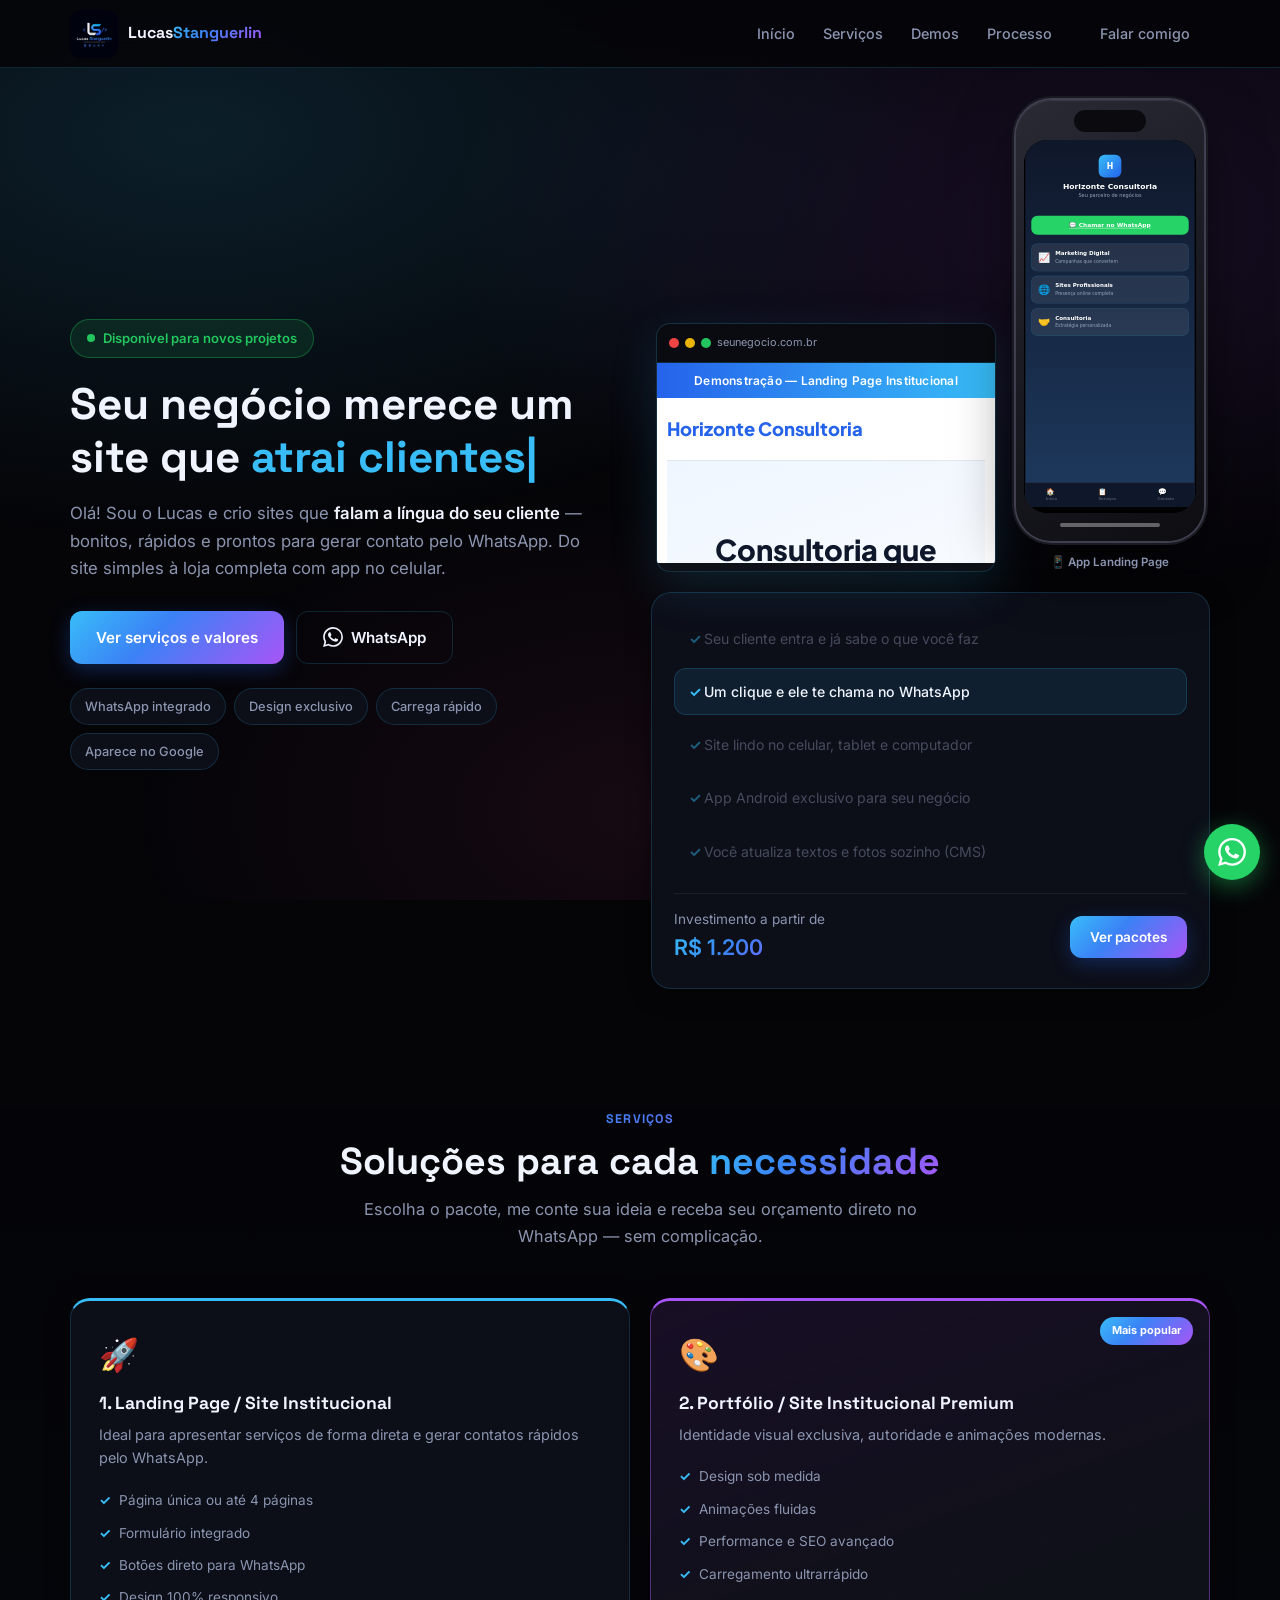
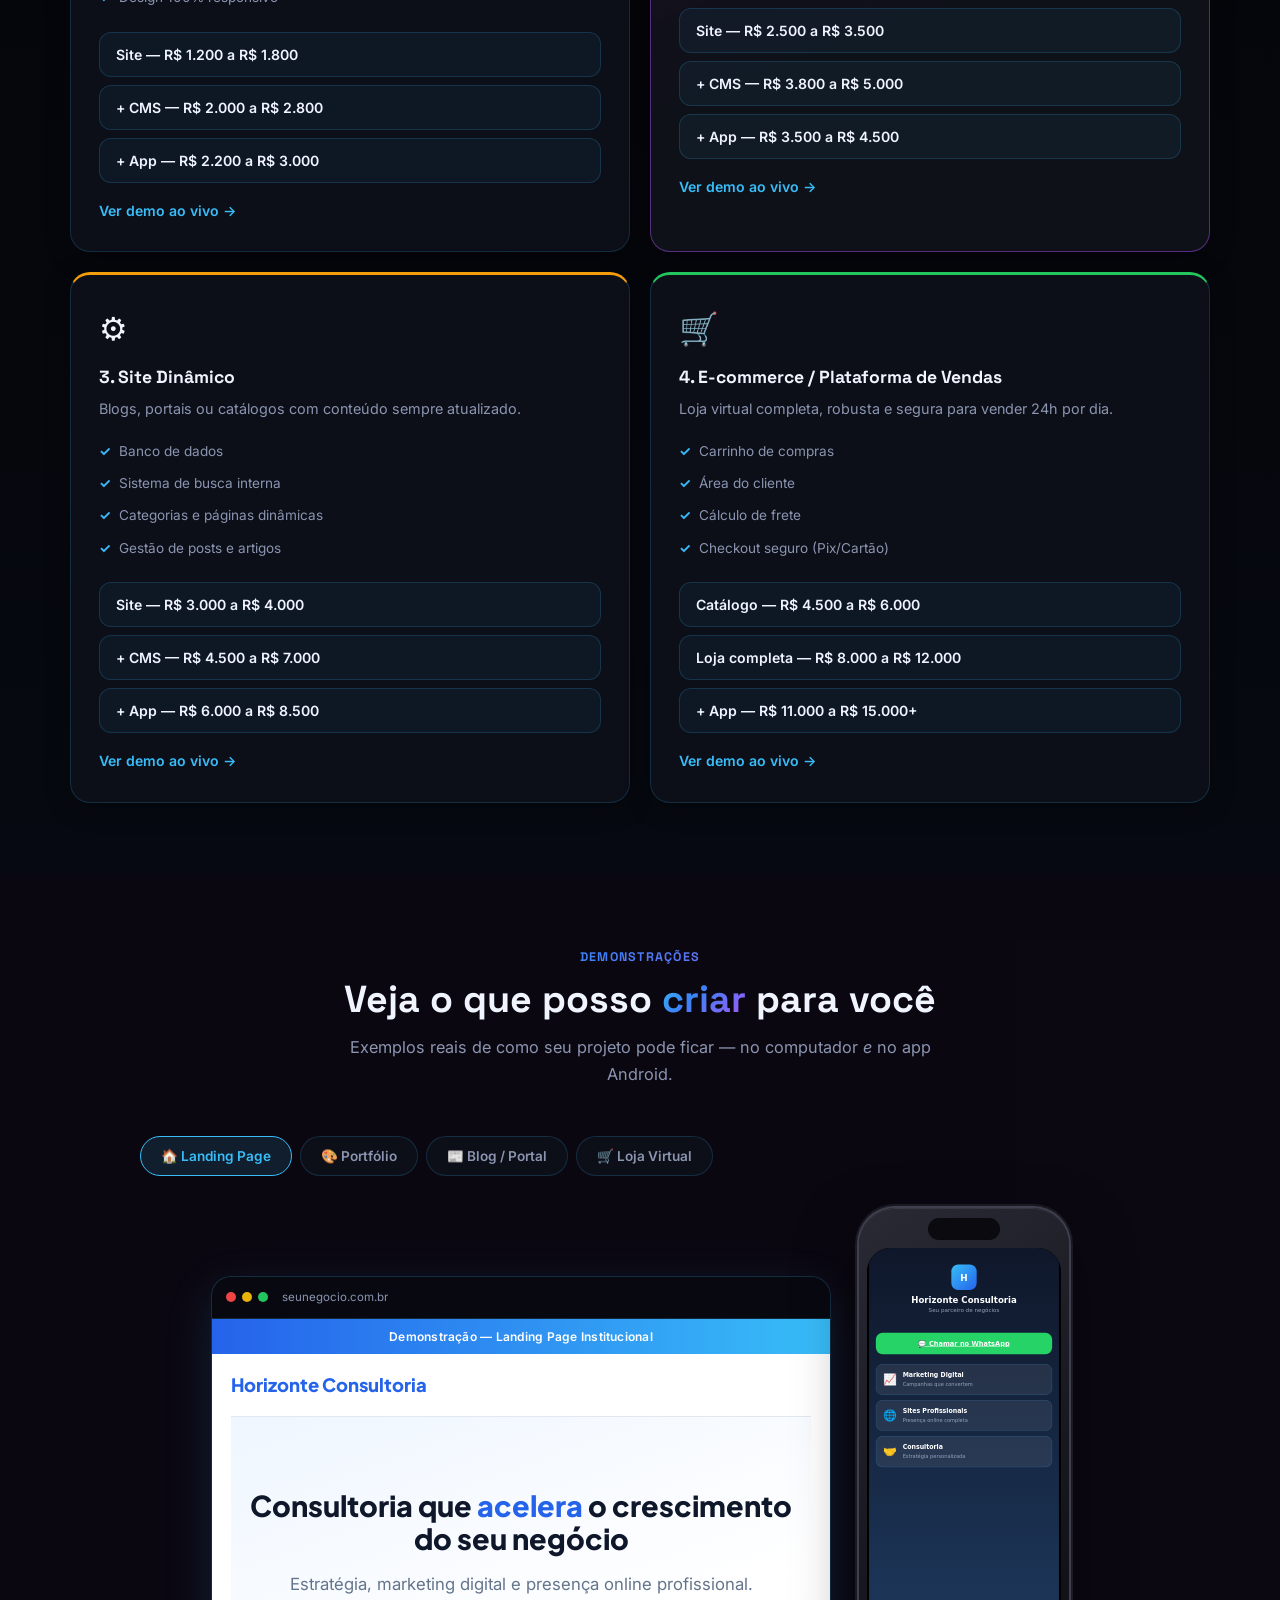
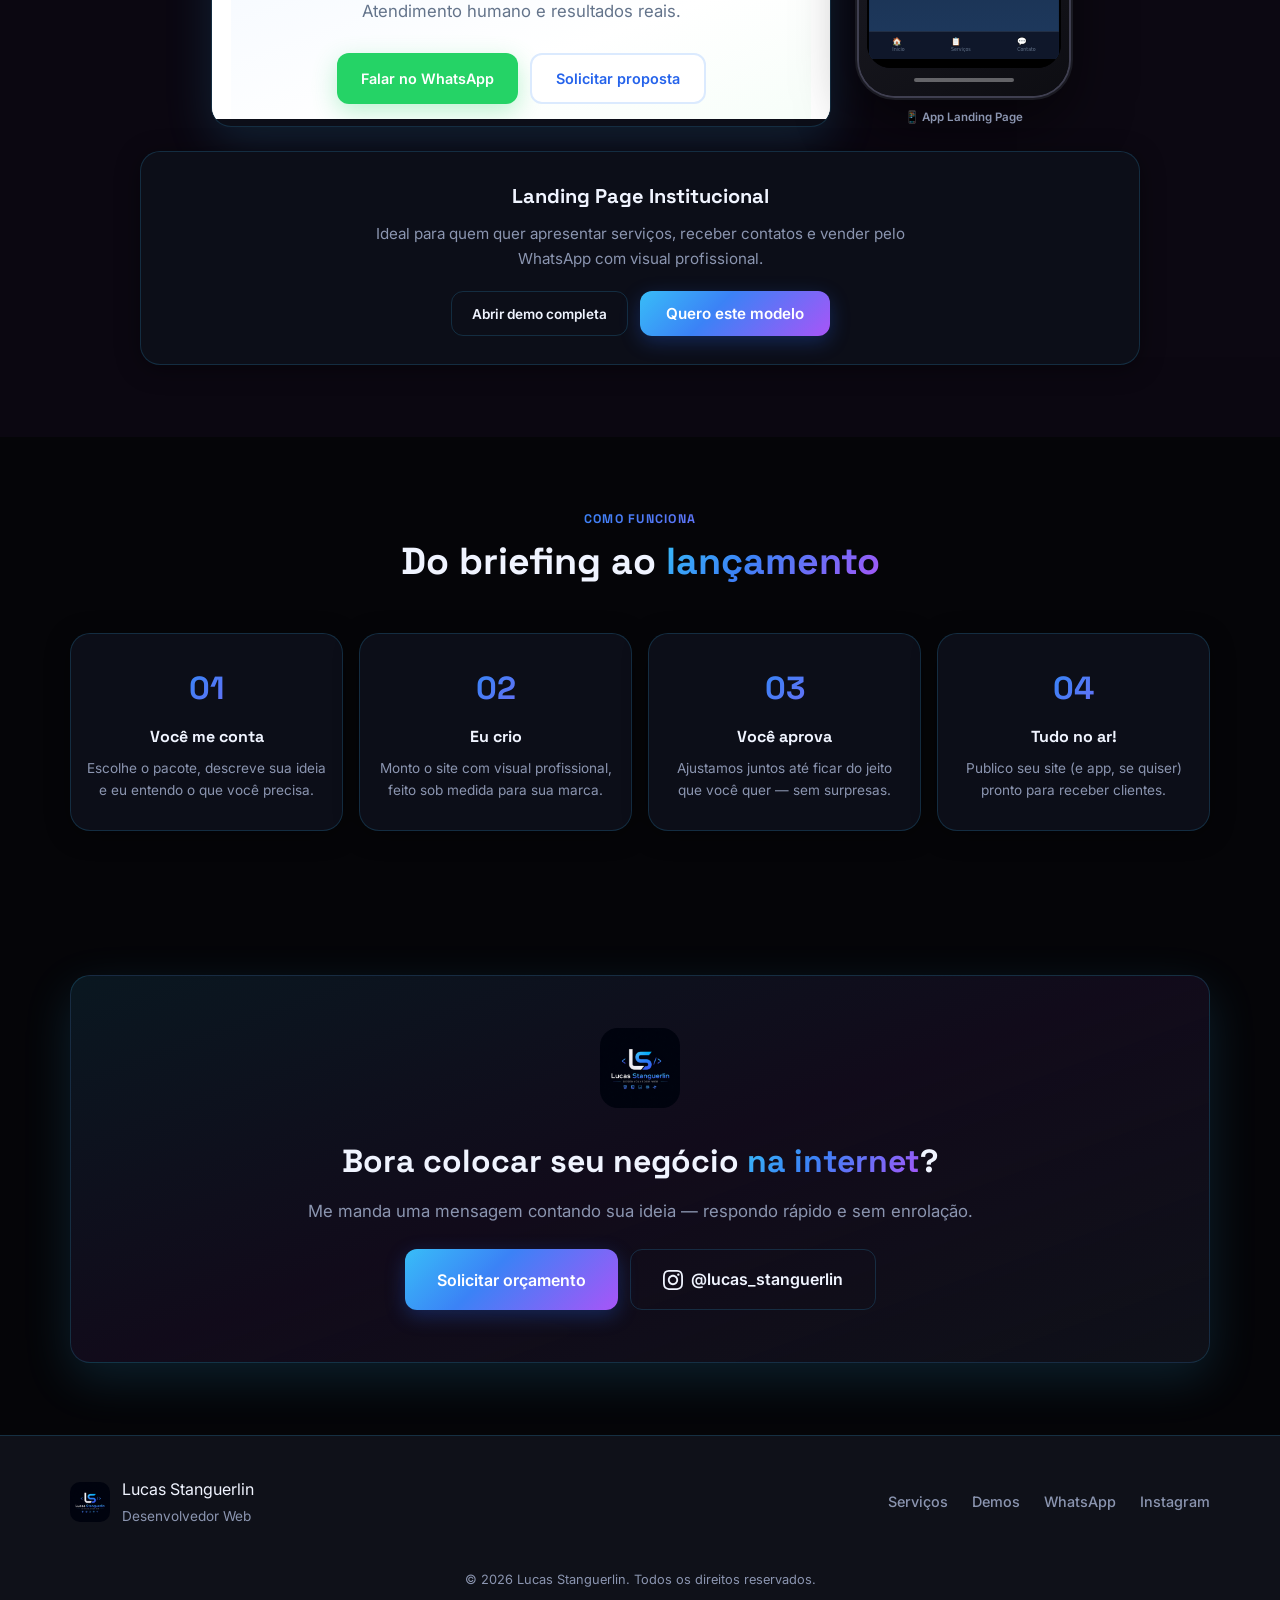
<file: index.html>
<!DOCTYPE html>
<html lang="pt-BR">
<head>
  <meta charset="UTF-8" />
  <meta name="viewport" content="width=device-width, initial-scale=1.0" />
  <meta name="description" content="Lucas Stanguerlin — Desenvolvedor Web. Sites institucionais, portfólios premium, blogs dinâmicos e e-commerce sob medida." />
  <title>Lucas Stanguerlin | Desenvolvedor Web</title>
  <link rel="preconnect" href="https://fonts.googleapis.com" />
  <link rel="preconnect" href="https://fonts.gstatic.com" crossorigin />
  <link href="https://fonts.googleapis.com/css2?family=Inter:wght@400;500;600;700&family=JetBrains+Mono:wght@400;500&family=Space+Grotesk:wght@500;600;700&display=swap" rel="stylesheet" />
  <link rel="stylesheet" href="css/style.css" />
  <link rel="icon" href="assets/logo.png" type="image/png" />
</head>
<body>
  <div class="bg-glow" aria-hidden="true"></div>

  <header class="header" id="header">
    <nav class="nav container">
      <a href="#inicio" class="nav-logo">
        <img src="assets/logo.png" alt="Lucas Stanguerlin" width="48" height="48" />
        <span>Lucas<span class="gradient-text">Stanguerlin</span></span>
      </a>
      <button class="nav-toggle" id="nav-toggle" aria-label="Abrir menu">
        <span></span><span></span><span></span>
      </button>
      <ul class="nav-menu" id="nav-menu">
        <li><a href="#inicio">Início</a></li>
        <li><a href="#servicos">Serviços</a></li>
        <li><a href="#demos">Demos</a></li>
        <li><a href="#processo">Processo</a></li>
        <li><a href="#contato" class="btn btn-sm">Falar comigo</a></li>
      </ul>
    </nav>
  </header>

  <main>
    <section class="hero" id="inicio">
      <div class="container hero-grid">
        <div class="hero-content reveal">
          <p class="hero-badge">
            <span class="pulse-dot"></span>
            Disponível para novos projetos
          </p>
          <h1>
            Seu negócio merece um site que
            <span class="typing-text" id="typing-text"></span><span class="cursor-blink">|</span>
          </h1>
          <p class="hero-desc">
            Olá! Sou o Lucas e crio sites que <strong>falam a língua do seu cliente</strong> — bonitos,
            rápidos e prontos para gerar contato pelo WhatsApp. Do site simples à loja completa com app no celular.
          </p>
          <div class="hero-actions">
            <a href="#servicos" class="btn btn-primary">Ver serviços e valores</a>
            <a href="https://wa.me/5551983225661" target="_blank" rel="noopener" class="btn btn-outline">
              <svg width="20" height="20" viewBox="0 0 24 24" fill="currentColor"><path d="M17.472 14.382c-.297-.149-1.758-.867-2.03-.967-.273-.099-.471-.148-.67.15-.197.297-.767.966-.94 1.164-.173.199-.347.223-.644.075-.297-.15-1.255-.463-2.39-1.475-.883-.788-1.48-1.761-1.653-2.059-.173-.297-.018-.458.13-.606.134-.133.298-.347.446-.52.149-.174.198-.298.298-.497.099-.198.05-.371-.025-.52-.075-.149-.669-1.612-.916-2.207-.242-.579-.487-.5-.669-.51-.173-.008-.371-.01-.57-.01-.198 0-.52.074-.792.372-.272.297-1.04 1.016-1.04 2.479 0 1.462 1.065 2.875 1.213 3.074.149.198 2.096 3.2 5.077 4.487.709.306 1.262.489 1.694.625.712.227 1.36.195 1.871.118.571-.085 1.758-.719 2.006-1.413.248-.694.248-1.289.173-1.413-.074-.124-.272-.198-.57-.347m-5.421 7.403h-.004a9.87 9.87 0 01-5.031-1.378l-.361-.214-3.741.982.998-3.648-.235-.374a9.86 9.86 0 01-1.51-5.26c.001-5.45 4.436-9.884 9.888-9.884 2.64 0 5.122 1.03 6.988 2.898a9.825 9.825 0 012.893 6.994c-.003 5.45-4.435 9.884-9.885 9.884m8.413-18.297A11.815 11.815 0 0012.05 0C5.495 0 .16 5.335.157 11.892c0 2.096.547 4.142 1.588 5.945L.057 24l6.305-1.654a11.882 11.882 0 005.683 1.448h.005c6.554 0 11.89-5.335 11.893-11.893a11.821 11.821 0 00-3.48-8.413z"/></svg>
              WhatsApp
            </a>
          </div>
          <div class="hero-benefits">
            <span>WhatsApp integrado</span>
            <span>Design exclusivo</span>
            <span>Carrega rápido</span>
            <span>Aparece no Google</span>
          </div>
        </div>
        <div class="hero-showcase reveal delay-1">
          <div class="devices-row">
            <div class="browser-mini">
              <div class="browser-mini-bar">
                <span class="dot red"></span><span class="dot yellow"></span><span class="dot green"></span>
                <span id="hero-demo-url">seunegocio.com.br</span>
              </div>
              <iframe id="hero-demo-frame" src="demos/landing.html" title="Preview site" loading="lazy"></iframe>
            </div>
            <div class="phone-mockup">
              <div class="phone-frame">
                <div class="phone-speaker"></div>
                <div class="phone-screen">
                  <div class="phone-viewport">
                    <iframe id="hero-app-frame" src="demos/app-landing.html" title="Preview app Android" loading="lazy" scrolling="no"></iframe>
                  </div>
                </div>
                <div class="phone-home"></div>
              </div>
              <span class="phone-label" id="hero-phone-label">📱 App Landing Page</span>
            </div>
          </div>
          <div class="showcase-card">
            <ul class="showcase-list" id="showcase-list">
              <li class="active">Seu cliente entra e já sabe o que você faz</li>
              <li>Um clique e ele te chama no WhatsApp</li>
              <li>Site lindo no celular, tablet e computador</li>
              <li>App Android exclusivo para seu negócio</li>
              <li>Você atualiza textos e fotos sozinho (CMS)</li>
            </ul>
            <div class="showcase-cta">
              <span class="showcase-price">Investimento a partir de <strong>R$ 1.200</strong></span>
              <a href="#servicos" class="btn btn-primary btn-sm">Ver pacotes</a>
            </div>
          </div>
        </div>
      </div>
      <div class="hero-scroll">
        <span>Role para explorar</span>
        <div class="scroll-line"></div>
      </div>
    </section>

    <section class="section services" id="servicos">
      <div class="container">
        <div class="section-header reveal">
          <span class="section-tag">Serviços</span>
          <h2>Soluções para cada <span class="gradient-text">necessidade</span></h2>
          <p>Escolha o pacote, me conte sua ideia e receba seu orçamento direto no WhatsApp — sem complicação.</p>
        </div>

        <div class="services-grid">
          <article class="service-card reveal" data-service="Landing Page / Site Institucional" data-category="landing">
            <div class="service-icon">🚀</div>
            <h3>1. Landing Page / Site Institucional</h3>
            <p>Ideal para apresentar serviços de forma direta e gerar contatos rápidos pelo WhatsApp.</p>
            <ul class="service-features">
              <li>Página única ou até 4 páginas</li>
              <li>Formulário integrado</li>
              <li>Botões direto para WhatsApp</li>
              <li>Design 100% responsivo</li>
            </ul>
            <div class="pricing-tiers">
              <button class="price-btn" data-tier="Apenas o Site" data-range="R$ 1.200 a R$ 1.800">Site — R$ 1.200 a R$ 1.800</button>
              <button class="price-btn" data-tier="Site + Painel CMS" data-range="R$ 2.000 a R$ 2.800">+ CMS — R$ 2.000 a R$ 2.800</button>
              <button class="price-btn" data-tier="Site + App Android (APK)" data-range="R$ 2.200 a R$ 3.000">+ App — R$ 2.200 a R$ 3.000</button>
            </div>
            <a href="demos/landing.html" target="_blank" class="demo-link">Ver demo ao vivo →</a>
          </article>

          <article class="service-card reveal delay-1 featured" data-service="Portfólio / Site Premium" data-category="portfolio">
            <div class="service-badge">Mais popular</div>
            <div class="service-icon">🎨</div>
            <h3>2. Portfólio / Site Institucional Premium</h3>
            <p>Identidade visual exclusiva, autoridade e animações modernas.</p>
            <ul class="service-features">
              <li>Design sob medida</li>
              <li>Animações fluidas</li>
              <li>Performance e SEO avançado</li>
              <li>Carregamento ultrarrápido</li>
            </ul>
            <div class="pricing-tiers">
              <button class="price-btn" data-tier="Apenas o Site" data-range="R$ 2.500 a R$ 3.500">Site — R$ 2.500 a R$ 3.500</button>
              <button class="price-btn" data-tier="Site + Painel CMS" data-range="R$ 3.800 a R$ 5.000">+ CMS — R$ 3.800 a R$ 5.000</button>
              <button class="price-btn" data-tier="Site + App Android (APK)" data-range="R$ 3.500 a R$ 4.500">+ App — R$ 3.500 a R$ 4.500</button>
            </div>
            <a href="demos/portfolio.html" target="_blank" class="demo-link">Ver demo ao vivo →</a>
          </article>

          <article class="service-card reveal delay-2" data-service="Site Dinâmico" data-category="dynamic">
            <div class="service-icon">⚙️</div>
            <h3>3. Site Dinâmico</h3>
            <p>Blogs, portais ou catálogos com conteúdo sempre atualizado.</p>
            <ul class="service-features">
              <li>Banco de dados</li>
              <li>Sistema de busca interna</li>
              <li>Categorias e páginas dinâmicas</li>
              <li>Gestão de posts e artigos</li>
            </ul>
            <div class="pricing-tiers">
              <button class="price-btn" data-tier="Apenas o Site" data-range="R$ 3.000 a R$ 4.000">Site — R$ 3.000 a R$ 4.000</button>
              <button class="price-btn" data-tier="Site + Painel CMS" data-range="R$ 4.500 a R$ 7.000">+ CMS — R$ 4.500 a R$ 7.000</button>
              <button class="price-btn" data-tier="Site + App Android (APK)" data-range="R$ 6.000 a R$ 8.500">+ App — R$ 6.000 a R$ 8.500</button>
            </div>
            <a href="demos/dynamic.html" target="_blank" class="demo-link">Ver demo ao vivo →</a>
          </article>

          <article class="service-card reveal delay-3" data-service="E-commerce / Loja Virtual" data-category="ecommerce">
            <div class="service-icon">🛒</div>
            <h3>4. E-commerce / Plataforma de Vendas</h3>
            <p>Loja virtual completa, robusta e segura para vender 24h por dia.</p>
            <ul class="service-features">
              <li>Carrinho de compras</li>
              <li>Área do cliente</li>
              <li>Cálculo de frete</li>
              <li>Checkout seguro (Pix/Cartão)</li>
            </ul>
            <div class="pricing-tiers">
              <button class="price-btn" data-tier="Catálogo + WhatsApp" data-range="R$ 4.500 a R$ 6.000">Catálogo — R$ 4.500 a R$ 6.000</button>
              <button class="price-btn" data-tier="Site + Painel CMS" data-range="R$ 8.000 a R$ 12.000">Loja completa — R$ 8.000 a R$ 12.000</button>
              <button class="price-btn" data-tier="Site + App Android (APK)" data-range="R$ 11.000 a R$ 15.000+">+ App — R$ 11.000 a R$ 15.000+</button>
            </div>
            <a href="demos/ecommerce.html" target="_blank" class="demo-link">Ver demo ao vivo →</a>
          </article>
        </div>
      </div>
    </section>

    <section class="section demos" id="demos">
      <div class="container">
        <div class="section-header reveal">
          <span class="section-tag">Demonstrações</span>
          <h2>Veja o que posso <span class="gradient-text">criar</span> para você</h2>
          <p>Exemplos reais de como seu projeto pode ficar — no computador <em>e</em> no app Android.</p>
        </div>
        <div class="demos-showcase">
          <div class="demo-tabs reveal">
            <button class="demo-tab active" data-demo="landing">🏠 Landing Page</button>
            <button class="demo-tab" data-demo="portfolio">🎨 Portfólio</button>
            <button class="demo-tab" data-demo="dynamic">📰 Blog / Portal</button>
            <button class="demo-tab" data-demo="ecommerce">🛒 Loja Virtual</button>
          </div>
          <div class="demo-devices reveal delay-1">
            <div class="browser-frame">
              <div class="browser-bar">
                <span class="dot red"></span><span class="dot yellow"></span><span class="dot green"></span>
                <span class="browser-url" id="demo-url">seunegocio.com.br</span>
              </div>
              <iframe id="demo-frame" src="demos/landing.html" title="Demonstração do site" loading="lazy"></iframe>
            </div>
            <div class="phone-mockup phone-mockup--demo">
              <div class="phone-frame">
                <div class="phone-speaker"></div>
                <div class="phone-screen">
                  <div class="phone-viewport">
                    <iframe id="app-frame" src="demos/app-landing.html" title="App Android" loading="lazy" scrolling="no"></iframe>
                  </div>
                </div>
                <div class="phone-home"></div>
              </div>
              <span class="phone-label" id="demo-phone-label">📱 App Landing Page</span>
            </div>
          </div>
          <div class="demo-info reveal delay-2" id="demo-info">
            <h4>Landing Page Institucional</h4>
            <p>Ideal para quem quer apresentar serviços, receber contatos e vender pelo WhatsApp com visual profissional.</p>
            <div class="demo-info-actions">
              <a href="demos/landing.html" target="_blank" class="btn btn-outline btn-sm">Abrir demo completa</a>
              <button class="btn btn-primary open-modal-btn" data-service="Landing Page / Site Institucional" data-tier="Apenas o Site" data-range="R$ 1.200 a R$ 1.800">
                Quero este modelo
              </button>
            </div>
          </div>
        </div>
      </div>
    </section>

    <section class="section process" id="processo">
      <div class="container">
        <div class="section-header reveal">
          <span class="section-tag">Como funciona</span>
          <h2>Do briefing ao <span class="gradient-text">lançamento</span></h2>
        </div>
        <div class="process-steps">
          <div class="step reveal">
            <div class="step-num">01</div>
            <h4>Você me conta</h4>
            <p>Escolhe o pacote, descreve sua ideia e eu entendo o que você precisa.</p>
          </div>
          <div class="step-line"></div>
          <div class="step reveal delay-1">
            <div class="step-num">02</div>
            <h4>Eu crio</h4>
            <p>Monto o site com visual profissional, feito sob medida para sua marca.</p>
          </div>
          <div class="step-line"></div>
          <div class="step reveal delay-2">
            <div class="step-num">03</div>
            <h4>Você aprova</h4>
            <p>Ajustamos juntos até ficar do jeito que você quer — sem surpresas.</p>
          </div>
          <div class="step-line"></div>
          <div class="step reveal delay-3">
            <div class="step-num">04</div>
            <h4>Tudo no ar!</h4>
            <p>Publico seu site (e app, se quiser) pronto para receber clientes.</p>
          </div>
        </div>
      </div>
    </section>

    <section class="section cta" id="contato">
      <div class="container">
        <div class="cta-box reveal">
          <img src="assets/logo.png" alt="" class="cta-logo" width="80" height="80" />
          <h2>Bora colocar seu negócio <span class="gradient-text">na internet</span>?</h2>
          <p>Me manda uma mensagem contando sua ideia — respondo rápido e sem enrolação.</p>
          <div class="cta-actions">
            <button class="btn btn-primary btn-lg open-modal-btn" data-service="Orçamento personalizado" data-tier="A definir" data-range="Sob consulta">
              Solicitar orçamento
            </button>
            <a href="https://www.instagram.com/lucas_stanguerlin/" target="_blank" rel="noopener" class="btn btn-outline btn-lg">
              <svg width="20" height="20" viewBox="0 0 24 24" fill="currentColor"><path d="M12 2.163c3.204 0 3.584.012 4.85.07 3.252.148 4.771 1.691 4.919 4.919.058 1.265.069 1.645.069 4.849 0 3.205-.012 3.584-.069 4.849-.149 3.225-1.664 4.771-4.919 4.919-1.266.058-1.644.07-4.85.07-3.204 0-3.584-.012-4.849-.07-3.26-.149-4.771-1.699-4.919-4.92-.058-1.265-.07-1.644-.07-4.849 0-3.204.013-3.583.07-4.849.149-3.227 1.664-4.771 4.919-4.919 1.266-.057 1.645-.069 4.849-.069zm0-2.163c-3.259 0-3.667.014-4.947.072-4.358.2-6.78 2.618-6.98 6.98-.059 1.281-.073 1.689-.073 4.948 0 3.259.014 3.668.072 4.948.2 4.358 2.618 6.78 6.98 6.98 1.281.058 1.689.072 4.948.072 3.259 0 3.668-.014 4.948-.072 4.354-.2 6.782-2.618 6.979-6.98.059-1.28.073-1.689.073-4.948 0-3.259-.014-3.667-.072-4.947-.196-4.354-2.617-6.78-6.979-6.98-1.281-.059-1.69-.073-4.949-.073zm0 5.838c-3.403 0-6.162 2.759-6.162 6.162s2.759 6.163 6.162 6.163 6.162-2.759 6.162-6.163c0-3.403-2.759-6.162-6.162-6.162zm0 10.162c-2.209 0-4-1.79-4-4 0-2.209 1.791-4 4-4s4 1.791 4 4c0 2.21-1.791 4-4 4zm6.406-11.845c-.796 0-1.441.645-1.441 1.44s.645 1.44 1.441 1.44c.795 0 1.439-.645 1.439-1.44s-.644-1.44-1.439-1.44z"/></svg>
              @lucas_stanguerlin
            </a>
          </div>
        </div>
      </div>
    </section>
  </main>

  <footer class="footer">
    <div class="container footer-grid">
      <div class="footer-brand">
        <img src="assets/logo.png" alt="LS" width="40" height="40" />
        <p>Lucas Stanguerlin<br><span>Desenvolvedor Web</span></p>
      </div>
      <div class="footer-links">
        <a href="#servicos">Serviços</a>
        <a href="#demos">Demos</a>
        <a href="https://wa.me/5551983225661" target="_blank" rel="noopener">WhatsApp</a>
        <a href="https://www.instagram.com/lucas_stanguerlin/" target="_blank" rel="noopener">Instagram</a>
      </div>
      <p class="footer-copy">© <span id="year"></span> Lucas Stanguerlin. Todos os direitos reservados.</p>
    </div>
  </footer>

  <a href="https://wa.me/5551983225661" class="whatsapp-float" target="_blank" rel="noopener" aria-label="WhatsApp">
    <svg width="28" height="28" viewBox="0 0 24 24" fill="currentColor"><path d="M17.472 14.382c-.297-.149-1.758-.867-2.03-.967-.273-.099-.471-.148-.67.15-.197.297-.767.966-.94 1.164-.173.199-.347.223-.644.075-.297-.15-1.255-.463-2.39-1.475-.883-.788-1.48-1.761-1.653-2.059-.173-.297-.018-.458.13-.606.134-.133.298-.347.446-.52.149-.174.198-.298.298-.497.099-.198.05-.371-.025-.52-.075-.149-.669-1.612-.916-2.207-.242-.579-.487-.5-.669-.51-.173-.008-.371-.01-.57-.01-.198 0-.52.074-.792.372-.272.297-1.04 1.016-1.04 2.479 0 1.462 1.065 2.875 1.213 3.074.149.198 2.096 3.2 5.077 4.487.709.306 1.262.489 1.694.625.712.227 1.36.195 1.871.118.571-.085 1.758-.719 2.006-1.413.248-.694.248-1.289.173-1.413-.074-.124-.272-.198-.57-.347m-5.421 7.403h-.004a9.87 9.87 0 01-5.031-1.378l-.361-.214-3.741.982.998-3.648-.235-.374a9.86 9.86 0 01-1.51-5.26c.001-5.45 4.436-9.884 9.888-9.884 2.64 0 5.122 1.03 6.988 2.898a9.825 9.825 0 012.893 6.994c-.003 5.45-4.435 9.884-9.885 9.884m8.413-18.297A11.815 11.815 0 0012.05 0C5.495 0 .16 5.335.157 11.892c0 2.096.547 4.142 1.588 5.945L.057 24l6.305-1.654a11.882 11.882 0 005.683 1.448h.005c6.554 0 11.89-5.335 11.893-11.893a11.821 11.821 0 00-3.48-8.413z"/></svg>
  </a>

  <div class="modal-overlay" id="modal-overlay" aria-hidden="true">
    <div class="modal" role="dialog" aria-labelledby="modal-title" aria-modal="true">
      <button class="modal-close" id="modal-close" aria-label="Fechar">&times;</button>
      <div class="modal-header">
        <span class="section-tag">Orçamento</span>
        <h3 id="modal-title">Solicitar projeto</h3>
        <p class="modal-service" id="modal-service"></p>
      </div>
      <div class="form-bot" id="form-bot" aria-live="polite">
        <div class="form-bot-avatar" aria-hidden="true">
          <span class="bot-face">🤖</span>
          <span class="bot-antenna"></span>
        </div>
        <div class="form-bot-bubble" id="form-bot-message">
          Oi! Preencha os campos e eu te ajudo a enviar tudo certinho para o Lucas.
        </div>
      </div>
      <form id="quote-form" class="modal-form" novalidate>
        <div class="form-group">
          <label for="client-name">Seu nome</label>
          <input type="text" id="client-name" name="name" placeholder="Como posso te chamar?" autocomplete="name" />
          <span class="field-error" id="error-name" hidden></span>
        </div>
        <div class="form-group">
          <label for="client-phone">WhatsApp / Telefone</label>
          <input type="tel" id="client-phone" name="phone" placeholder="(51) 99999-9999" autocomplete="tel" inputmode="tel" />
          <span class="field-error" id="error-phone" hidden></span>
        </div>
        <div class="form-group">
          <label for="client-email">E-mail (opcional)</label>
          <input type="text" id="client-email" name="email" placeholder="seu@email.com" autocomplete="email" inputmode="email" />
          <span class="field-error" id="error-email" hidden></span>
        </div>
        <div class="form-group">
          <label for="client-message">Descreva seu projeto</label>
          <textarea id="client-message" name="message" rows="5" placeholder="Conte sobre seu negócio, o que precisa no site, prazo, referências..."></textarea>
          <span class="field-error" id="error-message" hidden></span>
        </div>
        <input type="hidden" id="form-service" name="service" />
        <input type="hidden" id="form-tier" name="tier" />
        <input type="hidden" id="form-range" name="range" />
        <button type="submit" class="btn btn-primary btn-lg btn-full">
          <svg width="20" height="20" viewBox="0 0 24 24" fill="currentColor"><path d="M17.472 14.382c-.297-.149-1.758-.867-2.03-.967-.273-.099-.471-.148-.67.15-.197.297-.767.966-.94 1.164-.173.199-.347.223-.644.075-.297-.15-1.255-.463-2.39-1.475-.883-.788-1.48-1.761-1.653-2.059-.173-.297-.018-.458.13-.606.134-.133.298-.347.446-.52.149-.174.198-.298.298-.497.099-.198.05-.371-.025-.52-.075-.149-.669-1.612-.916-2.207-.242-.579-.487-.5-.669-.51-.173-.008-.371-.01-.57-.01-.198 0-.52.074-.792.372-.272.297-1.04 1.016-1.04 2.479 0 1.462 1.065 2.875 1.213 3.074.149.198 2.096 3.2 5.077 4.487.709.306 1.262.489 1.694.625.712.227 1.36.195 1.871.118.571-.085 1.758-.719 2.006-1.413.248-.694.248-1.289.173-1.413-.074-.124-.272-.198-.57-.347m-5.421 7.403h-.004a9.87 9.87 0 01-5.031-1.378l-.361-.214-3.741.982.998-3.648-.235-.374a9.86 9.86 0 01-1.51-5.26c.001-5.45 4.436-9.884 9.888-9.884 2.64 0 5.122 1.03 6.988 2.898a9.825 9.825 0 012.893 6.994c-.003 5.45-4.435 9.884-9.885 9.884m8.413-18.297A11.815 11.815 0 0012.05 0C5.495 0 .16 5.335.157 11.892c0 2.096.547 4.142 1.588 5.945L.057 24l6.305-1.654a11.882 11.882 0 005.683 1.448h.005c6.554 0 11.89-5.335 11.893-11.893a11.821 11.821 0 00-3.48-8.413z"/></svg>
          Enviar para o WhatsApp
        </button>
      </form>
    </div>
  </div>

  <script src="js/main.js"></script>
</body>
</html>
</file>
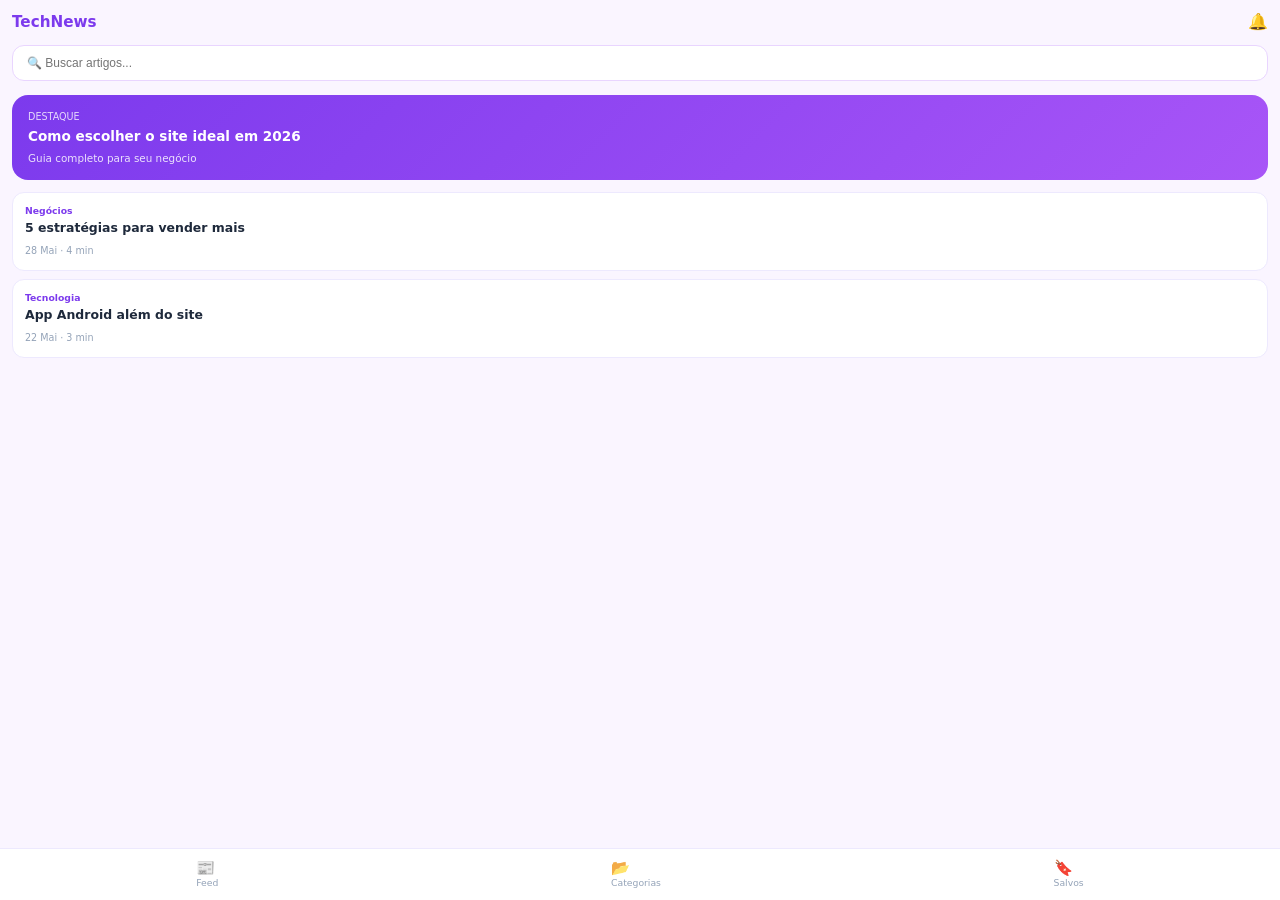
<file: demos/app-dynamic.html>
<!DOCTYPE html>
<html lang="pt-BR">
<head>
  <meta charset="UTF-8" />
  <meta name="viewport" content="width=device-width, initial-scale=1.0, maximum-scale=1.0, user-scalable=no" />
  <title>App Blog</title>
  <style>
    * { box-sizing: border-box; margin: 0; padding: 0; }
    body {
      font-family: system-ui, sans-serif;
      background: #faf5ff;
      color: #1e293b;
      min-height: 100vh;
      padding: 12px 12px 68px;
    }
    .header {
      display: flex; justify-content: space-between; align-items: center;
      margin-bottom: 14px;
    }
    .header h1 { font-size: 0.95rem; color: #7c3aed; font-weight: 800; }
    .search {
      width: 100%; padding: 10px 14px;
      border: 1px solid #e9d5ff; border-radius: 12px;
      font-size: 0.75rem; margin-bottom: 14px;
      background: #fff;
    }
    .featured {
      background: linear-gradient(135deg, #7c3aed, #a855f7);
      color: #fff;
      border-radius: 16px;
      padding: 16px;
      margin-bottom: 12px;
    }
    .featured .tag { font-size: 0.6rem; opacity: 0.8; text-transform: uppercase; }
    .featured h2 { font-size: 0.85rem; margin: 6px 0; line-height: 1.3; }
    .featured p { font-size: 0.65rem; opacity: 0.85; }
    .post {
      background: #fff;
      border: 1px solid #ede9fe;
      border-radius: 12px;
      padding: 12px;
      margin-bottom: 8px;
    }
    .post .cat { font-size: 0.58rem; color: #7c3aed; font-weight: 700; }
    .post h3 { font-size: 0.78rem; margin: 4px 0; }
    .post small { color: #94a3b8; font-size: 0.6rem; }
    .nav {
      position: fixed; bottom: 0; left: 0; right: 0;
      background: #fff;
      border-top: 1px solid #ede9fe;
      display: flex; justify-content: space-around;
      padding: 10px 0 12px;
      font-size: 0.58rem; color: #94a3b8;
    }
    .nav b { color: #7c3aed; display: block; font-size: 0.95rem; }
  </style>
</head>
<body>
  <div class="header"><h1>TechNews</h1><span>🔔</span></div>
  <input class="search" placeholder="🔍 Buscar artigos..." readonly />
  <article class="featured">
    <div class="tag">Destaque</div>
    <h2>Como escolher o site ideal em 2026</h2>
    <p>Guia completo para seu negócio</p>
  </article>
  <article class="post">
    <div class="cat">Negócios</div>
    <h3>5 estratégias para vender mais</h3>
    <small>28 Mai · 4 min</small>
  </article>
  <article class="post">
    <div class="cat">Tecnologia</div>
    <h3>App Android além do site</h3>
    <small>22 Mai · 3 min</small>
  </article>
  <nav class="nav">
    <div><b>📰</b>Feed</div>
    <div><b>📂</b>Categorias</div>
    <div><b>🔖</b>Salvos</div>
  </nav>
</body>
</html>
</file>
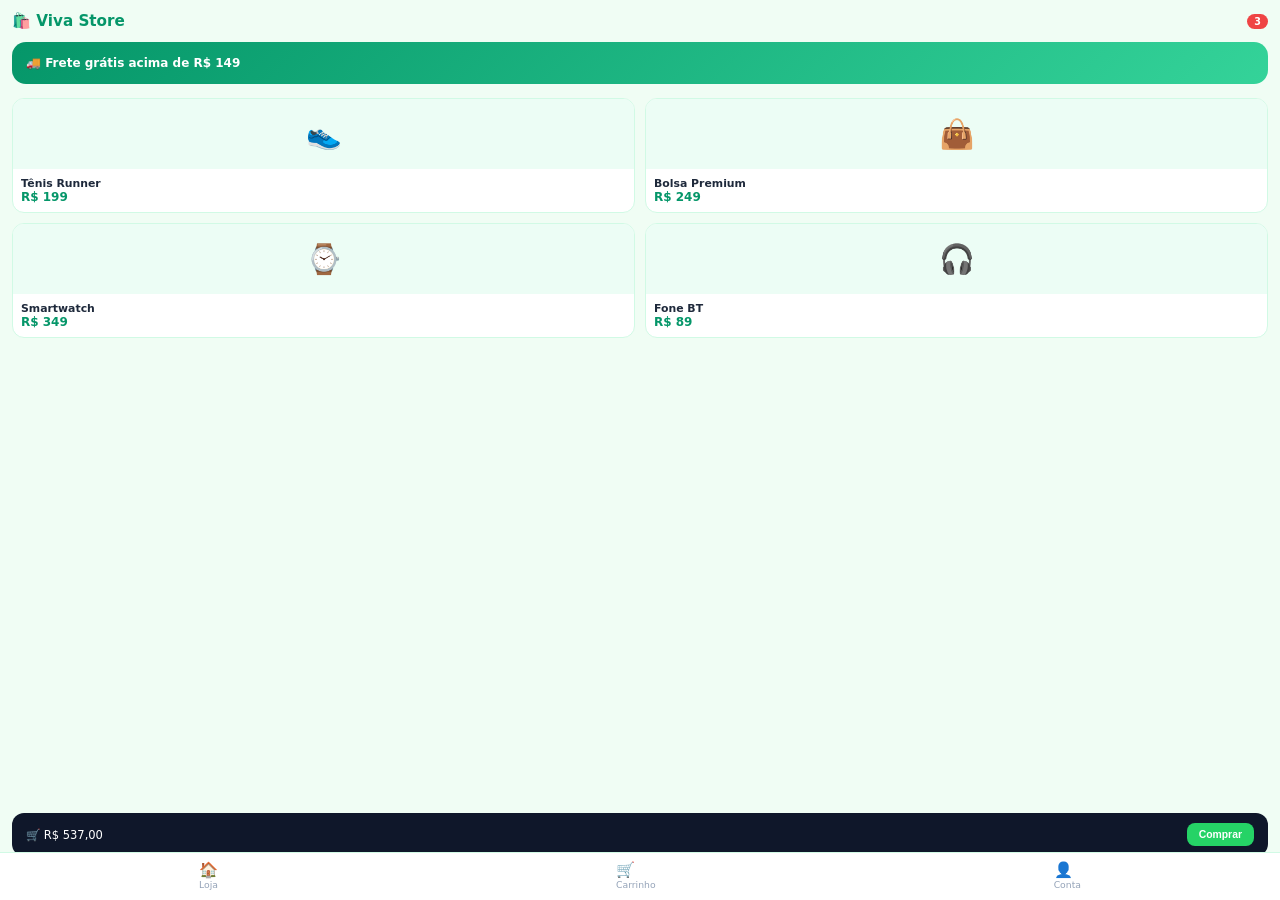
<file: demos/app-ecommerce.html>
<!DOCTYPE html>
<html lang="pt-BR">
<head>
  <meta charset="UTF-8" />
  <meta name="viewport" content="width=device-width, initial-scale=1.0, maximum-scale=1.0, user-scalable=no" />
  <title>App Loja</title>
  <style>
    * { box-sizing: border-box; margin: 0; padding: 0; }
    body {
      font-family: system-ui, sans-serif;
      background: #f0fdf4;
      color: #1e293b;
      min-height: 100vh;
      padding: 12px 12px 72px;
    }
    .header {
      display: flex; justify-content: space-between; align-items: center;
      margin-bottom: 12px;
    }
    .header h1 { font-size: 0.95rem; color: #059669; font-weight: 800; }
    .badge { background: #ef4444; color: #fff; font-size: 0.6rem; padding: 2px 7px; border-radius: 10px; font-weight: 700; }
    .banner {
      background: linear-gradient(135deg, #059669, #34d399);
      color: #fff;
      border-radius: 14px;
      padding: 14px;
      margin-bottom: 14px;
      font-size: 0.75rem;
      font-weight: 600;
    }
    .products { display: grid; grid-template-columns: 1fr 1fr; gap: 10px; }
    .prod {
      background: #fff;
      border-radius: 12px;
      overflow: hidden;
      border: 1px solid #d1fae5;
    }
    .prod-img {
      height: 70px;
      display: flex; align-items: center; justify-content: center;
      font-size: 1.8rem;
      background: #ecfdf5;
    }
    .prod-info { padding: 8px; }
    .prod-info h3 { font-size: 0.68rem; }
    .price { color: #059669; font-weight: 800; font-size: 0.75rem; }
    .cart-bar {
      position: fixed; bottom: 44px; left: 12px; right: 12px;
      background: #0f172a; color: #fff;
      border-radius: 12px;
      padding: 10px 14px;
      display: flex; justify-content: space-between; align-items: center;
      font-size: 0.72rem;
    }
    .cart-bar button {
      background: #25d366; border: none; color: #fff;
      padding: 6px 12px; border-radius: 8px;
      font-size: 0.65rem; font-weight: 700;
    }
    .nav {
      position: fixed; bottom: 0; left: 0; right: 0;
      background: #fff;
      border-top: 1px solid #d1fae5;
      display: flex; justify-content: space-around;
      padding: 8px 0 10px;
      font-size: 0.58rem; color: #94a3b8;
    }
    .nav b { color: #059669; display: block; font-size: 0.95rem; }
  </style>
</head>
<body>
  <div class="header">
    <h1>🛍️ Viva Store</h1>
    <span class="badge">3</span>
  </div>
  <div class="banner">🚚 Frete grátis acima de R$ 149</div>
  <div class="products">
    <div class="prod">
      <div class="prod-img">👟</div>
      <div class="prod-info"><h3>Tênis Runner</h3><div class="price">R$ 199</div></div>
    </div>
    <div class="prod">
      <div class="prod-img">👜</div>
      <div class="prod-info"><h3>Bolsa Premium</h3><div class="price">R$ 249</div></div>
    </div>
    <div class="prod">
      <div class="prod-img">⌚</div>
      <div class="prod-info"><h3>Smartwatch</h3><div class="price">R$ 349</div></div>
    </div>
    <div class="prod">
      <div class="prod-img">🎧</div>
      <div class="prod-info"><h3>Fone BT</h3><div class="price">R$ 89</div></div>
    </div>
  </div>
  <div class="cart-bar">
    <span>🛒 R$ 537,00</span>
    <button>Comprar</button>
  </div>
  <nav class="nav">
    <div><b>🏠</b>Loja</div>
    <div><b>🛒</b>Carrinho</div>
    <div><b>👤</b>Conta</div>
  </nav>
</body>
</html>
</file>
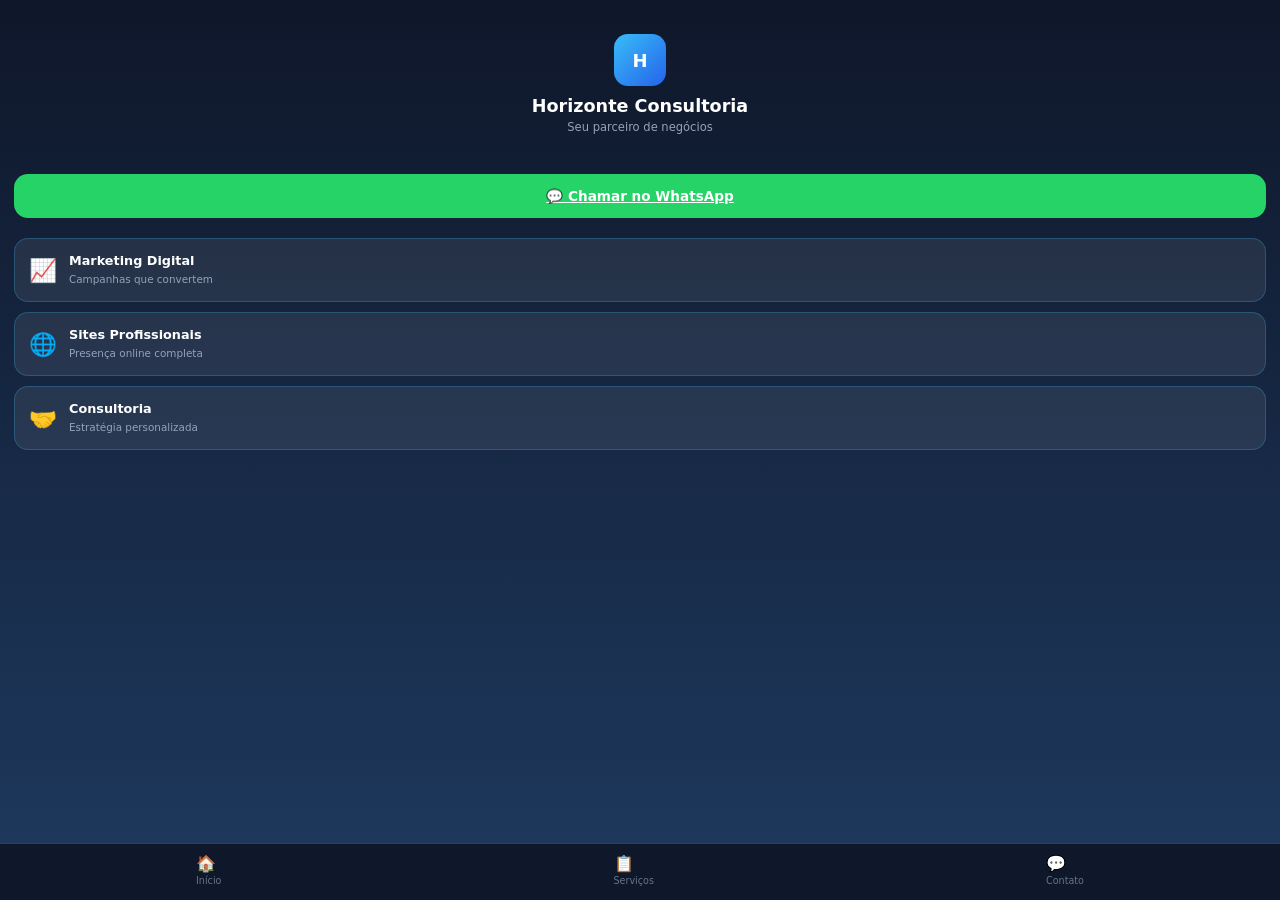
<file: demos/app-landing.html>
<!DOCTYPE html>
<html lang="pt-BR">
<head>
  <meta charset="UTF-8" />
  <meta name="viewport" content="width=device-width, initial-scale=1.0, maximum-scale=1.0, user-scalable=no" />
  <title>App Landing</title>
  <style>
    * { box-sizing: border-box; margin: 0; padding: 0; }
    body {
      font-family: system-ui, sans-serif;
      background: linear-gradient(180deg, #0f172a 0%, #1e3a5f 100%);
      color: #fff;
      min-height: 100vh;
      padding: 14px 14px 70px;
    }
    .top { text-align: center; padding: 20px 0; }
    .logo {
      width: 52px; height: 52px;
      background: linear-gradient(135deg, #38bdf8, #2563eb);
      border-radius: 14px;
      margin: 0 auto 10px;
      display: flex; align-items: center; justify-content: center;
      font-weight: 800; font-size: 18px;
    }
    h1 { font-size: 1.1rem; }
    p { font-size: 0.72rem; color: #94a3b8; margin-top: 4px; }
    .cta {
      display: block;
      margin: 20px 0;
      padding: 14px;
      background: #25d366;
      color: #fff;
      text-align: center;
      border-radius: 14px;
      font-weight: 700;
      font-size: 0.85rem;
    }
    .cards { display: flex; flex-direction: column; gap: 10px; }
    .card {
      background: rgba(255,255,255,0.08);
      border: 1px solid rgba(56,189,248,0.25);
      border-radius: 14px;
      padding: 14px;
      display: flex; gap: 12px; align-items: center;
    }
    .card span { font-size: 1.4rem; }
    .card h3 { font-size: 0.8rem; }
    .card small { color: #94a3b8; font-size: 0.65rem; }
    .nav {
      position: fixed; bottom: 0; left: 0; right: 0;
      background: #0f172a;
      border-top: 1px solid #334155;
      display: flex; justify-content: space-around;
      padding: 10px 0 14px;
      font-size: 0.6rem; color: #64748b;
    }
    .nav b { color: #38bdf8; display: block; font-size: 1rem; margin-bottom: 2px; }
  </style>
</head>
<body>
  <div class="top">
    <div class="logo">H</div>
    <h1>Horizonte Consultoria</h1>
    <p>Seu parceiro de negócios</p>
  </div>
  <a class="cta" href="#">💬 Chamar no WhatsApp</a>
  <div class="cards">
    <div class="card"><span>📈</span><div><h3>Marketing Digital</h3><small>Campanhas que convertem</small></div></div>
    <div class="card"><span>🌐</span><div><h3>Sites Profissionais</h3><small>Presença online completa</small></div></div>
    <div class="card"><span>🤝</span><div><h3>Consultoria</h3><small>Estratégia personalizada</small></div></div>
  </div>
  <nav class="nav">
    <div><b>🏠</b>Início</div>
    <div><b>📋</b>Serviços</div>
    <div><b>💬</b>Contato</div>
  </nav>
</body>
</html>
</file>
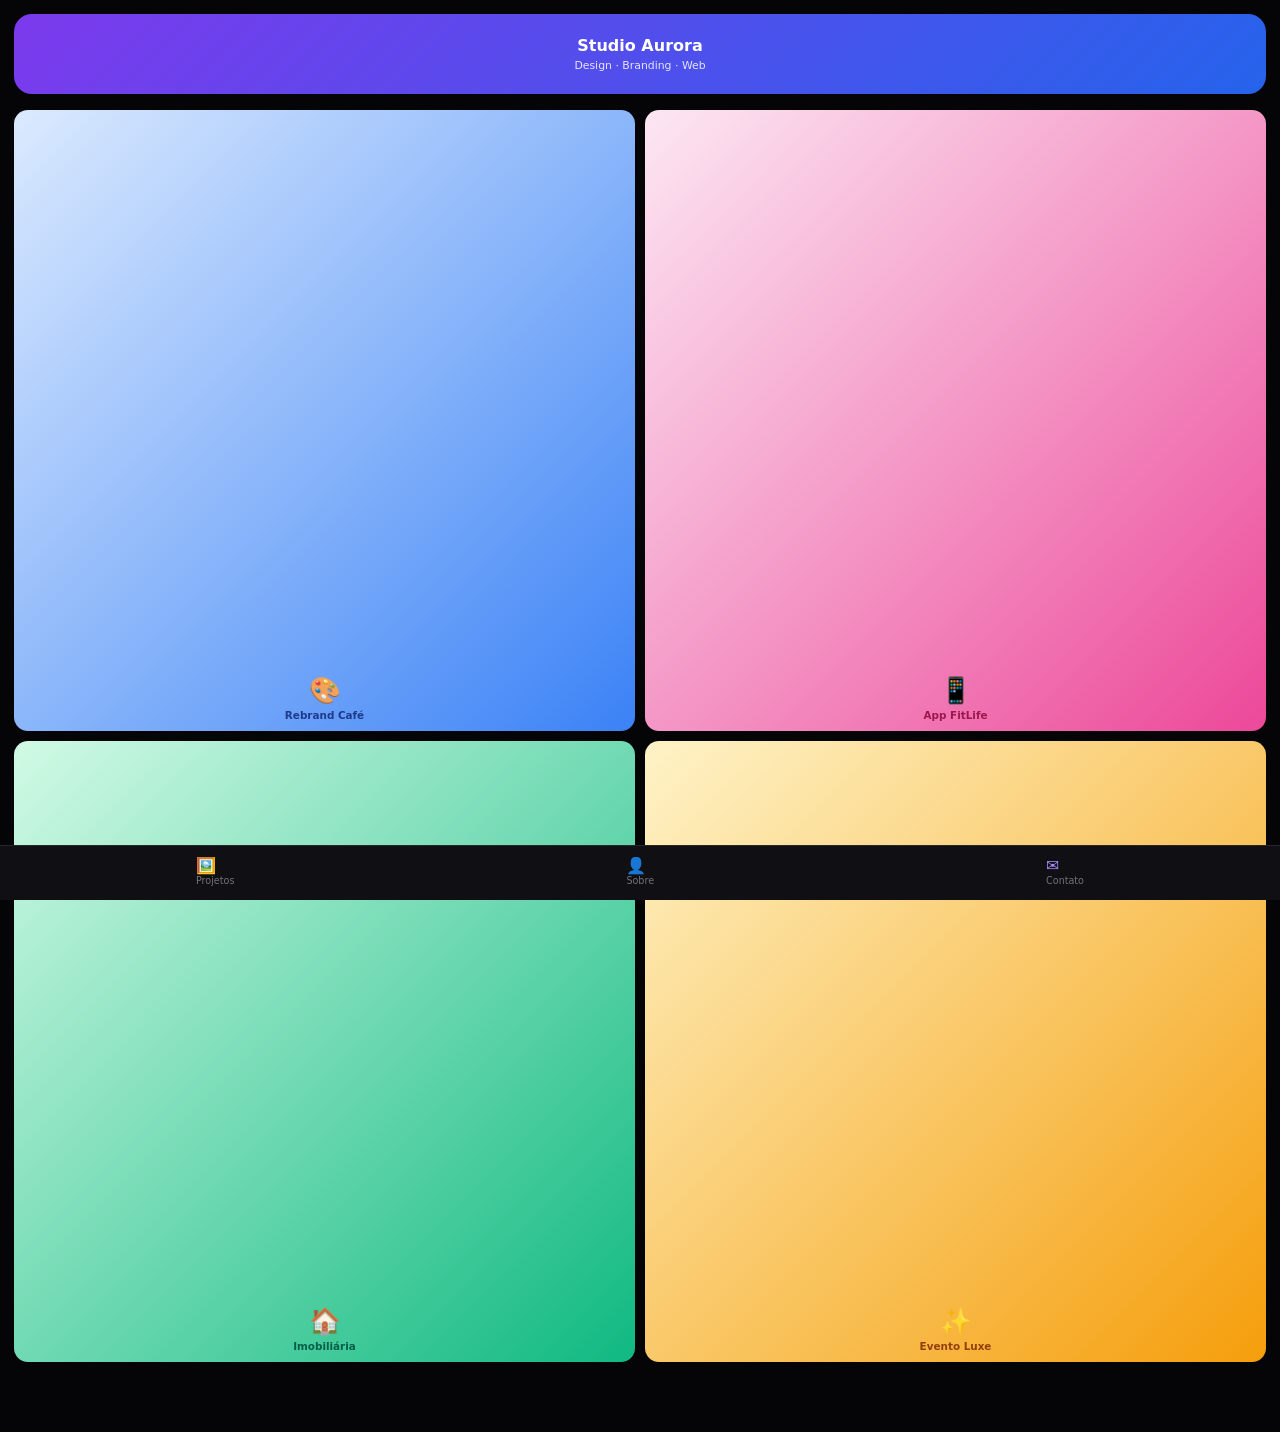
<file: demos/app-portfolio.html>
<!DOCTYPE html>
<html lang="pt-BR">
<head>
  <meta charset="UTF-8" />
  <meta name="viewport" content="width=device-width, initial-scale=1.0, maximum-scale=1.0, user-scalable=no" />
  <title>App Portfólio</title>
  <style>
    * { box-sizing: border-box; margin: 0; padding: 0; }
    body {
      font-family: system-ui, sans-serif;
      background: #050508;
      color: #fff;
      min-height: 100vh;
      padding: 14px 14px 70px;
    }
    .hero {
      background: linear-gradient(135deg, #7c3aed, #2563eb);
      border-radius: 18px;
      padding: 22px 16px;
      margin-bottom: 16px;
      text-align: center;
    }
    .hero h1 { font-size: 1rem; font-weight: 800; }
    .hero p { font-size: 0.68rem; opacity: 0.85; margin-top: 4px; }
    .grid { display: grid; grid-template-columns: 1fr 1fr; gap: 10px; }
    .item {
      border-radius: 14px;
      aspect-ratio: 1;
      display: flex; flex-direction: column;
      align-items: center; justify-content: flex-end;
      padding: 10px;
      font-size: 0.65rem;
      font-weight: 600;
    }
    .item:nth-child(1) { background: linear-gradient(135deg,#dbeafe,#3b82f6); color: #1e3a8a; }
    .item:nth-child(2) { background: linear-gradient(135deg,#fce7f3,#ec4899); color: #9d174d; }
    .item:nth-child(3) { background: linear-gradient(135deg,#d1fae5,#10b981); color: #065f46; }
    .item:nth-child(4) { background: linear-gradient(135deg,#fef3c7,#f59e0b); color: #92400e; }
    .item span { font-size: 1.6rem; margin-bottom: 4px; }
    .nav {
      position: fixed; bottom: 0; left: 0; right: 0;
      background: #0f0f14;
      border-top: 1px solid #27272a;
      display: flex; justify-content: space-around;
      padding: 10px 0 14px;
      font-size: 0.6rem; color: #71717a;
    }
    .nav b { color: #a78bfa; display: block; font-size: 1rem; }
  </style>
</head>
<body>
  <div class="hero">
    <h1>Studio Aurora</h1>
    <p>Design · Branding · Web</p>
  </div>
  <div class="grid">
    <div class="item"><span>🎨</span>Rebrand Café</div>
    <div class="item"><span>📱</span>App FitLife</div>
    <div class="item"><span>🏠</span>Imobiliária</div>
    <div class="item"><span>✨</span>Evento Luxe</div>
  </div>
  <nav class="nav">
    <div><b>🖼️</b>Projetos</div>
    <div><b>👤</b>Sobre</div>
    <div><b>✉️</b>Contato</div>
  </nav>
</body>
</html>
</file>
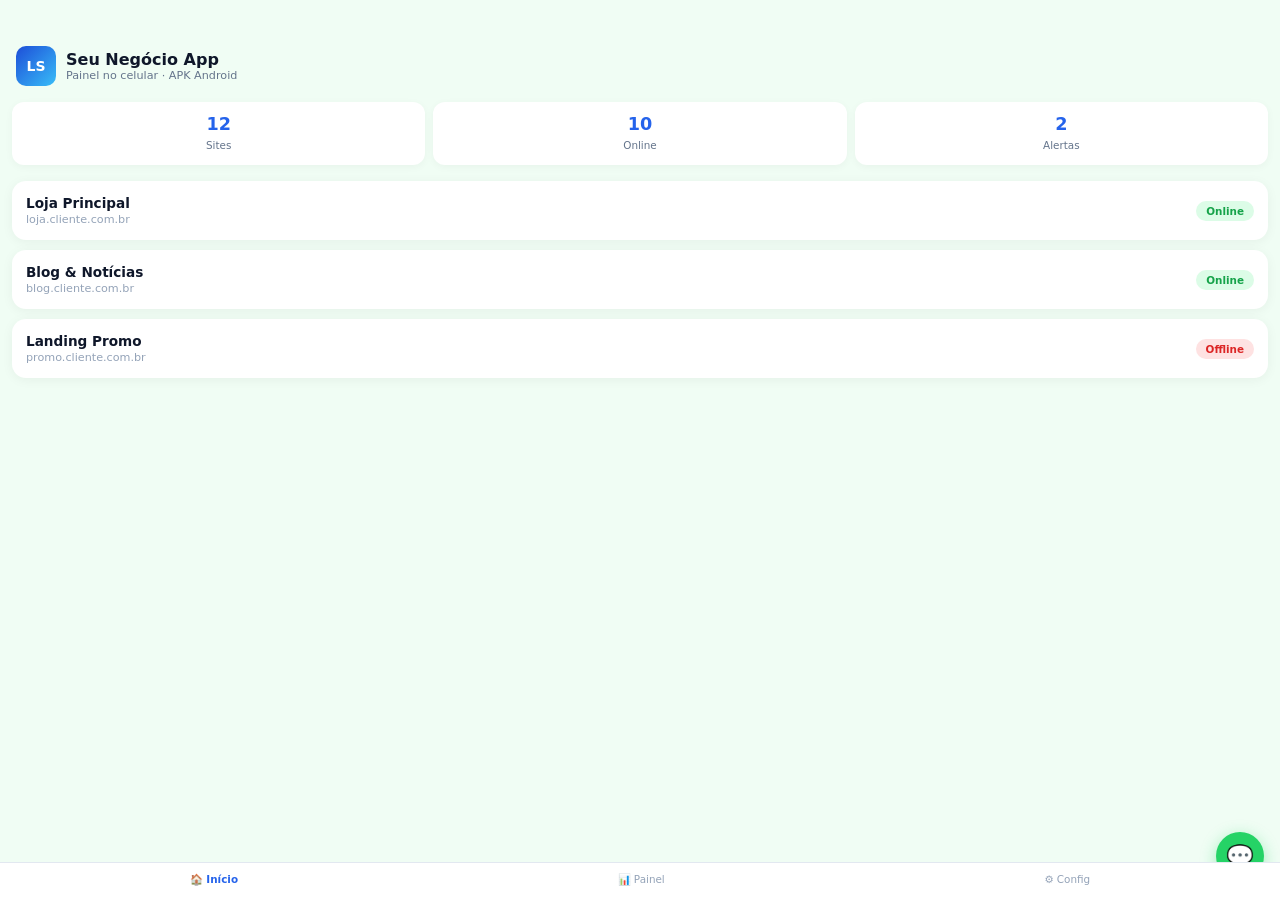
<file: demos/app-preview.html>
<!DOCTYPE html>
<html lang="pt-BR">
<head>
  <meta charset="UTF-8" />
  <meta name="viewport" content="width=device-width, initial-scale=1.0, maximum-scale=1.0" />
  <title>App Preview</title>
  <style>
    * { box-sizing: border-box; margin: 0; padding: 0; }
    body {
      font-family: system-ui, sans-serif;
      background: #f0fdf4;
      min-height: 100vh;
      padding: 12px;
    }
    .status { height: 22px; }
    .app-header {
      display: flex;
      align-items: center;
      gap: 10px;
      padding: 12px 4px 16px;
    }
    .app-logo {
      width: 40px;
      height: 40px;
      border-radius: 10px;
      background: linear-gradient(135deg, #1d4ed8, #38bdf8);
      display: flex;
      align-items: center;
      justify-content: center;
      color: #fff;
      font-weight: 800;
      font-size: 14px;
    }
    .app-header h1 { font-size: 1rem; color: #0f172a; }
    .app-header p { font-size: 0.7rem; color: #64748b; }
    .stats {
      display: grid;
      grid-template-columns: repeat(3, 1fr);
      gap: 8px;
      margin-bottom: 16px;
    }
    .stat {
      background: #fff;
      border-radius: 12px;
      padding: 12px 8px;
      text-align: center;
      box-shadow: 0 2px 8px rgba(0,0,0,0.04);
    }
    .stat strong { display: block; font-size: 1.1rem; color: #2563eb; }
    .stat span { font-size: 0.65rem; color: #64748b; }
    .card {
      background: #fff;
      border-radius: 14px;
      padding: 14px;
      margin-bottom: 10px;
      box-shadow: 0 2px 12px rgba(0,0,0,0.05);
      display: flex;
      justify-content: space-between;
      align-items: center;
    }
    .card h3 { font-size: 0.85rem; color: #0f172a; }
    .card p { font-size: 0.7rem; color: #94a3b8; margin-top: 2px; }
    .badge {
      font-size: 0.65rem;
      font-weight: 700;
      padding: 4px 10px;
      border-radius: 20px;
      background: #dcfce7;
      color: #16a34a;
    }
    .badge.off { background: #fee2e2; color: #dc2626; }
    .fab {
      position: fixed;
      bottom: 20px;
      right: 16px;
      width: 48px;
      height: 48px;
      border-radius: 50%;
      background: #25d366;
      color: #fff;
      display: flex;
      align-items: center;
      justify-content: center;
      font-size: 1.4rem;
      box-shadow: 0 4px 16px rgba(37,211,102,0.4);
    }
    .nav-bar {
      position: fixed;
      bottom: 0;
      left: 0;
      right: 0;
      background: #fff;
      border-top: 1px solid #e2e8f0;
      display: flex;
      justify-content: space-around;
      padding: 10px 0 14px;
      font-size: 0.65rem;
      color: #94a3b8;
    }
    .nav-bar span.active { color: #2563eb; font-weight: 600; }
    .content { padding-bottom: 70px; }
  </style>
</head>
<body>
  <div class="status"></div>
  <div class="content">
    <div class="app-header">
      <div class="app-logo">LS</div>
      <div>
        <h1>Seu Negócio App</h1>
        <p>Painel no celular · APK Android</p>
      </div>
    </div>
    <div class="stats">
      <div class="stat"><strong>12</strong><span>Sites</span></div>
      <div class="stat"><strong>10</strong><span>Online</span></div>
      <div class="stat"><strong>2</strong><span>Alertas</span></div>
    </div>
    <div class="card">
      <div><h3>Loja Principal</h3><p>loja.cliente.com.br</p></div>
      <span class="badge">Online</span>
    </div>
    <div class="card">
      <div><h3>Blog & Notícias</h3><p>blog.cliente.com.br</p></div>
      <span class="badge">Online</span>
    </div>
    <div class="card">
      <div><h3>Landing Promo</h3><p>promo.cliente.com.br</p></div>
      <span class="badge off">Offline</span>
    </div>
  </div>
  <div class="fab">💬</div>
  <nav class="nav-bar">
    <span class="active">🏠 Início</span>
    <span>📊 Painel</span>
    <span>⚙️ Config</span>
  </nav>
</body>
</html>
</file>
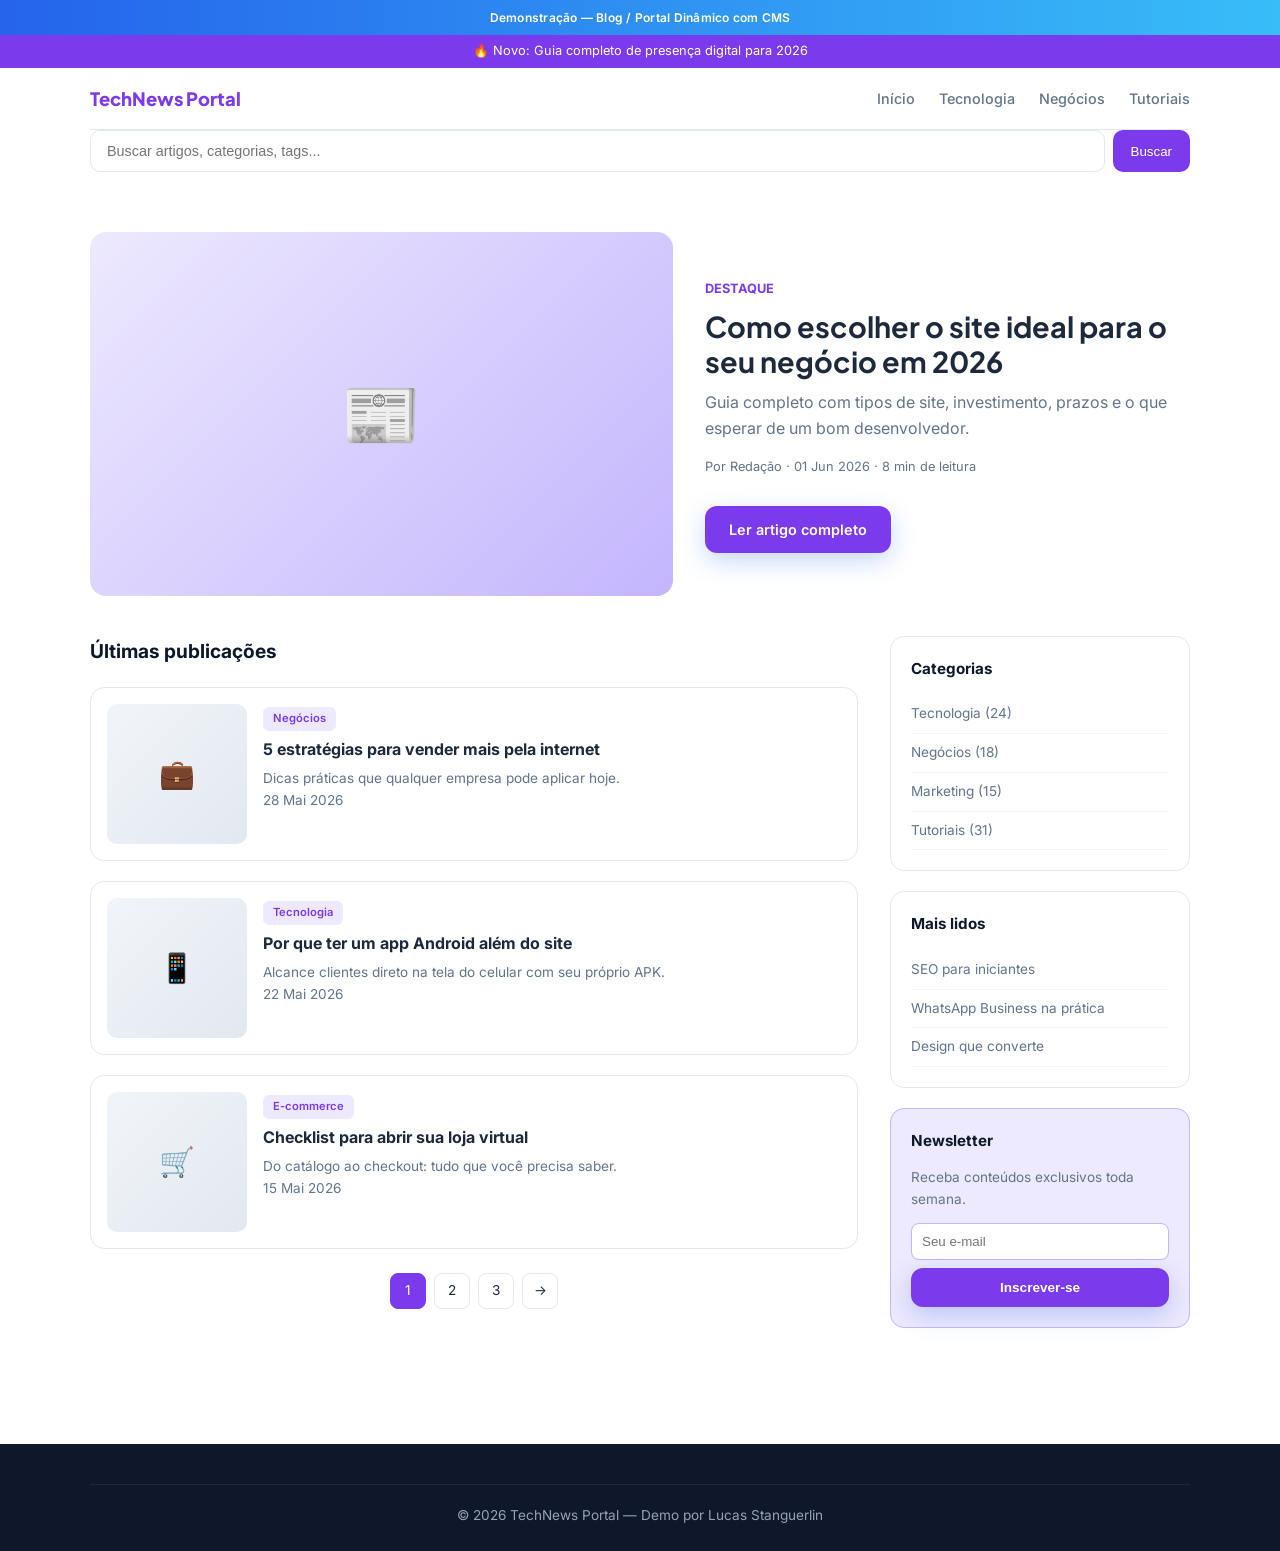
<file: demos/dynamic.html>
<!DOCTYPE html>
<html lang="pt-BR">
<head>
  <meta charset="UTF-8" />
  <meta name="viewport" content="width=device-width, initial-scale=1.0" />
  <title>Portal TechNews — Demo Site Dinâmico</title>
  <link rel="stylesheet" href="shared.css" />
  <style>
    .top-bar {
      background: #7c3aed;
      color: #fff;
      text-align: center;
      padding: 6px;
      font-size: 0.8rem;
    }
    .hero-post {
      display: grid;
      grid-template-columns: 1.2fr 1fr;
      gap: 32px;
      padding: 40px 0;
      align-items: center;
    }
    .hero-post img-placeholder {
      display: block;
      background: linear-gradient(135deg, #ede9fe, #c4b5fd);
      border-radius: 16px;
      aspect-ratio: 16/10;
    }
    .hero-post .tag { color: #7c3aed; font-weight: 700; font-size: 0.8rem; text-transform: uppercase; }
    .hero-post h1 { font-family: 'Plus Jakarta Sans', sans-serif; font-size: 1.8rem; margin: 8px 0 12px; line-height: 1.2; }
    .hero-post p { color: #64748b; margin-bottom: 16px; }
    .meta { font-size: 0.8rem; color: #94a3b8; }
    .layout { display: grid; grid-template-columns: 1fr 300px; gap: 32px; padding-bottom: 48px; }
    .posts { display: flex; flex-direction: column; gap: 20px; }
    .post-card {
      display: grid;
      grid-template-columns: 140px 1fr;
      gap: 16px;
      background: #fff;
      border: 1px solid #e2e8f0;
      border-radius: 14px;
      padding: 16px;
      transition: 0.25s;
    }
    .post-card:hover { box-shadow: 0 8px 24px rgba(124,58,237,0.1); border-color: #c4b5fd; }
    .post-thumb {
      background: linear-gradient(135deg, #f1f5f9, #e2e8f0);
      border-radius: 10px;
      aspect-ratio: 1;
      display: flex;
      align-items: center;
      justify-content: center;
      font-size: 1.8rem;
    }
    .post-card h3 { font-size: 1rem; margin-bottom: 6px; }
    .post-card p { font-size: 0.85rem; color: #64748b; }
    .post-card .cat {
      display: inline-block;
      padding: 3px 10px;
      background: #ede9fe;
      color: #7c3aed;
      border-radius: 6px;
      font-size: 0.7rem;
      font-weight: 600;
      margin-bottom: 6px;
    }
    aside .widget {
      background: #fff;
      border: 1px solid #e2e8f0;
      border-radius: 14px;
      padding: 20px;
      margin-bottom: 20px;
    }
    aside h4 { font-size: 0.95rem; margin-bottom: 14px; color: #0f172a; }
    aside a { display: block; padding: 8px 0; color: #64748b; font-size: 0.85rem; border-bottom: 1px solid #f1f5f9; }
    aside a:hover { color: #7c3aed; }
    .search-box {
      display: flex;
      gap: 8px;
      margin-bottom: 20px;
    }
    .search-box input {
      flex: 1;
      padding: 12px 16px;
      border: 1px solid #e2e8f0;
      border-radius: 10px;
      font-size: 0.9rem;
    }
    .search-box button {
      padding: 12px 18px;
      background: #7c3aed;
      color: #fff;
      border: none;
      border-radius: 10px;
      cursor: pointer;
    }
    .pagination { display: flex; gap: 8px; justify-content: center; padding: 24px 0; }
    .pagination span {
      width: 36px; height: 36px;
      display: flex; align-items: center; justify-content: center;
      border-radius: 8px; border: 1px solid #e2e8f0;
      font-size: 0.85rem; cursor: pointer;
    }
    .pagination span.active { background: #7c3aed; color: #fff; border-color: #7c3aed; }
    @media (max-width: 900px) {
      .hero-post, .layout { grid-template-columns: 1fr; }
      .post-card { grid-template-columns: 1fr; }
    }
  </style>
</head>
<body>
  <div class="demo-ribbon">Demonstração — Blog / Portal Dinâmico com CMS</div>
  <div class="top-bar">🔥 Novo: Guia completo de presença digital para 2026</div>
  <header class="site-header container">
    <div class="logo" style="color:#7c3aed">TechNews Portal</div>
    <nav class="site-nav">
      <a href="#">Início</a>
      <a href="#">Tecnologia</a>
      <a href="#">Negócios</a>
      <a href="#">Tutoriais</a>
    </nav>
  </header>

  <div class="container">
    <div class="search-box">
      <input type="search" placeholder="Buscar artigos, categorias, tags..." />
      <button>Buscar</button>
    </div>

    <article class="hero-post">
      <div style="background:linear-gradient(135deg,#ede9fe,#c4b5fd);border-radius:16px;aspect-ratio:16/10;display:flex;align-items:center;justify-content:center;font-size:4rem">📰</div>
      <div>
        <span class="tag">Destaque</span>
        <h1>Como escolher o site ideal para o seu negócio em 2026</h1>
        <p>Guia completo com tipos de site, investimento, prazos e o que esperar de um bom desenvolvedor.</p>
        <p class="meta">Por Redação · 01 Jun 2026 · 8 min de leitura</p>
        <a href="#" class="btn btn-primary" style="margin-top:12px;background:#7c3aed">Ler artigo completo</a>
      </div>
    </article>

    <div class="layout">
      <div>
        <h2 style="font-size:1.2rem;margin-bottom:20px;color:#0f172a">Últimas publicações</h2>
        <div class="posts">
          <article class="post-card">
            <div class="post-thumb">💼</div>
            <div><span class="cat">Negócios</span><h3>5 estratégias para vender mais pela internet</h3><p>Dicas práticas que qualquer empresa pode aplicar hoje.</p><p class="meta">28 Mai 2026</p></div>
          </article>
          <article class="post-card">
            <div class="post-thumb">📱</div>
            <div><span class="cat">Tecnologia</span><h3>Por que ter um app Android além do site</h3><p>Alcance clientes direto na tela do celular com seu próprio APK.</p><p class="meta">22 Mai 2026</p></div>
          </article>
          <article class="post-card">
            <div class="post-thumb">🛒</div>
            <div><span class="cat">E-commerce</span><h3>Checklist para abrir sua loja virtual</h3><p>Do catálogo ao checkout: tudo que você precisa saber.</p><p class="meta">15 Mai 2026</p></div>
          </article>
        </div>
        <div class="pagination"><span class="active">1</span><span>2</span><span>3</span><span>→</span></div>
      </div>
      <aside>
        <div class="widget">
          <h4>Categorias</h4>
          <a href="#">Tecnologia (24)</a>
          <a href="#">Negócios (18)</a>
          <a href="#">Marketing (15)</a>
          <a href="#">Tutoriais (31)</a>
        </div>
        <div class="widget">
          <h4>Mais lidos</h4>
          <a href="#">SEO para iniciantes</a>
          <a href="#">WhatsApp Business na prática</a>
          <a href="#">Design que converte</a>
        </div>
        <div class="widget" style="background:#ede9fe;border-color:#c4b5fd">
          <h4>Newsletter</h4>
          <p style="font-size:0.85rem;color:#64748b;margin-bottom:12px">Receba conteúdos exclusivos toda semana.</p>
          <input type="email" placeholder="Seu e-mail" style="width:100%;padding:10px;border-radius:8px;border:1px solid #c4b5fd;margin-bottom:8px" />
          <button class="btn btn-primary" style="width:100%;background:#7c3aed;font-size:0.85rem">Inscrever-se</button>
        </div>
      </aside>
    </div>
  </div>

  <footer class="site-footer">
    <div class="container footer-bottom">© 2026 TechNews Portal — Demo por Lucas Stanguerlin</div>
  </footer>
</body>
</html>
</file>
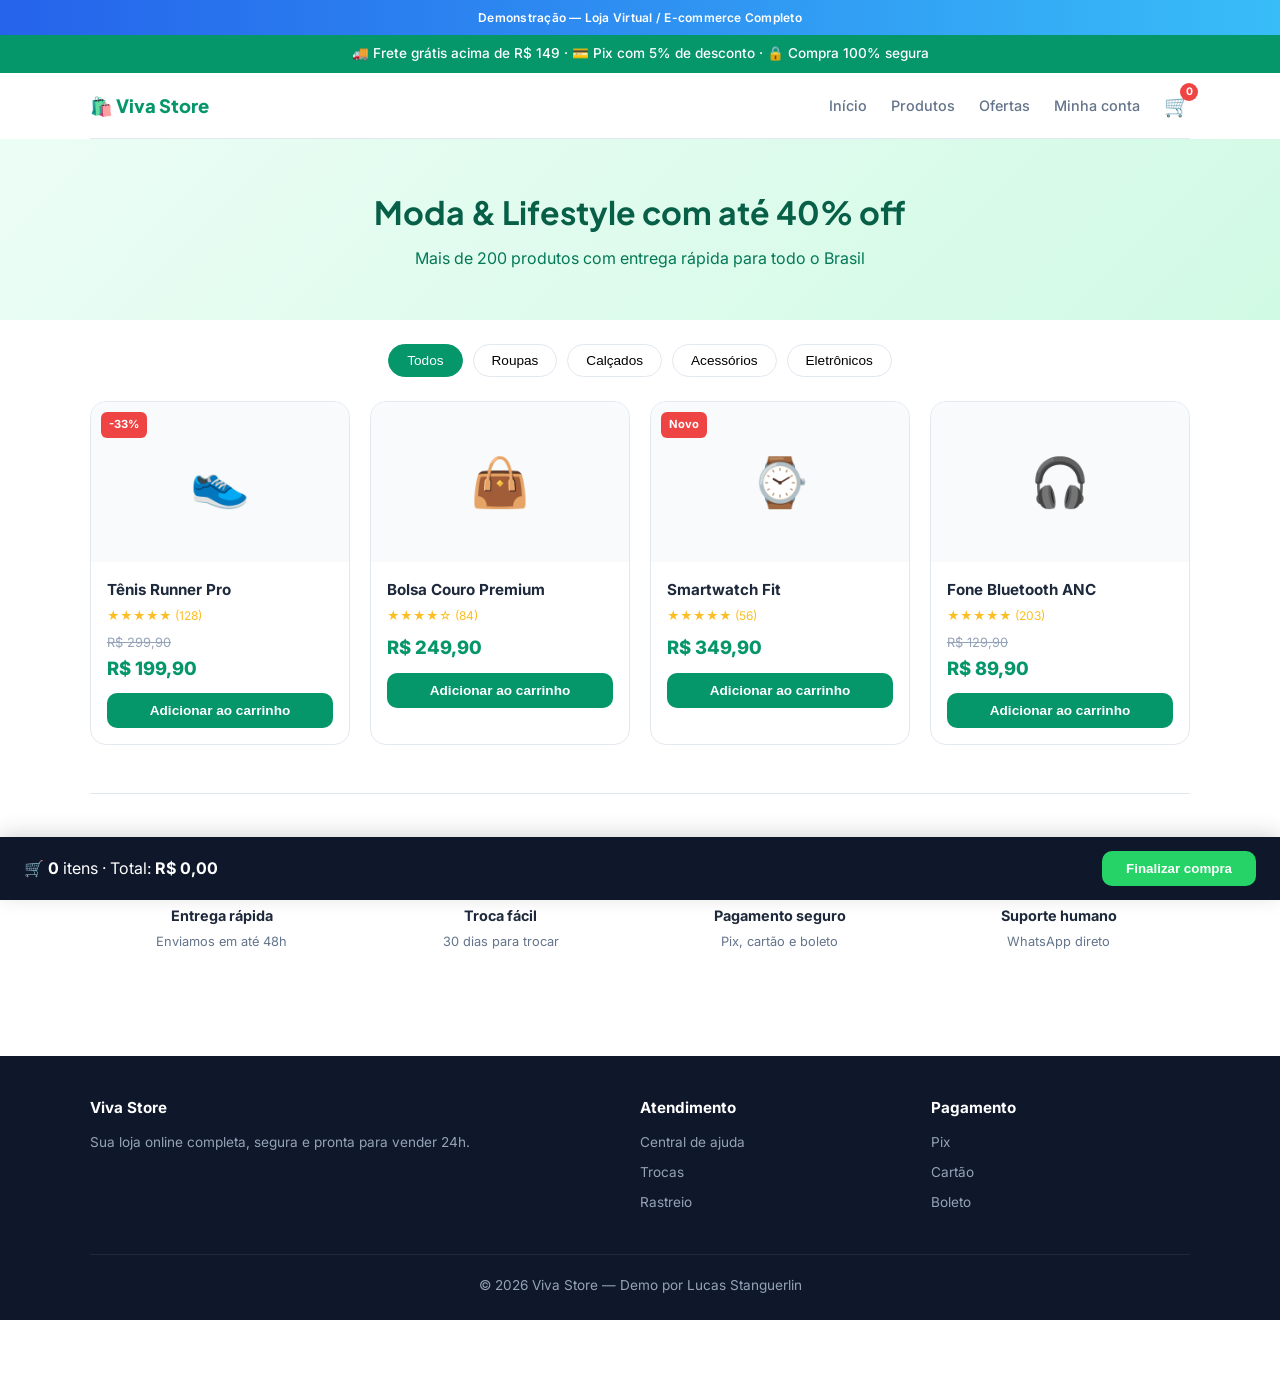
<file: demos/ecommerce.html>
<!DOCTYPE html>
<html lang="pt-BR">
<head>
  <meta charset="UTF-8" />
  <meta name="viewport" content="width=device-width, initial-scale=1.0" />
  <title>Viva Store — Demo E-commerce</title>
  <link rel="stylesheet" href="shared.css" />
  <style>
    .promo { background: #059669; color: #fff; text-align: center; padding: 8px; font-size: 0.85rem; font-weight: 500; }
    .hero-shop {
      background: linear-gradient(135deg, #ecfdf5, #d1fae5);
      padding: 48px 0;
      text-align: center;
    }
    .hero-shop h1 { font-family: 'Plus Jakarta Sans', sans-serif; font-size: 2rem; color: #065f46; margin-bottom: 8px; }
    .hero-shop p { color: #047857; }
    .filters {
      display: flex;
      gap: 10px;
      flex-wrap: wrap;
      justify-content: center;
      padding: 24px 0;
    }
    .filters button {
      padding: 8px 18px;
      border: 1px solid #e2e8f0;
      border-radius: 50px;
      background: #fff;
      font-size: 0.85rem;
      cursor: pointer;
      transition: 0.2s;
    }
    .filters button.active, .filters button:hover {
      background: #059669;
      color: #fff;
      border-color: #059669;
    }
    .products {
      display: grid;
      grid-template-columns: repeat(4, 1fr);
      gap: 20px;
      padding-bottom: 48px;
    }
    .product {
      background: #fff;
      border: 1px solid #e2e8f0;
      border-radius: 16px;
      overflow: hidden;
      transition: 0.3s;
    }
    .product:hover { box-shadow: 0 12px 32px rgba(5,150,105,0.12); transform: translateY(-4px); }
    .product-img {
      height: 160px;
      display: flex;
      align-items: center;
      justify-content: center;
      font-size: 3rem;
      background: #f8fafc;
      position: relative;
    }
    .product-badge {
      position: absolute;
      top: 10px;
      left: 10px;
      background: #ef4444;
      color: #fff;
      font-size: 0.7rem;
      font-weight: 700;
      padding: 4px 8px;
      border-radius: 6px;
    }
    .product-info { padding: 16px; }
    .product-info h3 { font-size: 0.95rem; margin-bottom: 4px; }
    .stars { color: #fbbf24; font-size: 0.75rem; margin-bottom: 8px; }
    .price { font-size: 1.15rem; font-weight: 800; color: #059669; }
    .old { font-size: 0.8rem; color: #94a3b8; text-decoration: line-through; }
    .add {
      width: 100%;
      margin-top: 10px;
      padding: 10px;
      background: #059669;
      color: #fff;
      border: none;
      border-radius: 10px;
      font-weight: 600;
      cursor: pointer;
      font-size: 0.85rem;
    }
    .add:hover { background: #047857; }
    .benefits {
      display: grid;
      grid-template-columns: repeat(4, 1fr);
      gap: 16px;
      padding: 40px 0;
      border-top: 1px solid #e2e8f0;
    }
    .benefit { text-align: center; padding: 16px; }
    .benefit span { font-size: 1.8rem; }
    .benefit h4 { font-size: 0.9rem; margin: 8px 0 4px; }
    .benefit p { font-size: 0.8rem; color: #64748b; }
    .cart-bar {
      position: fixed;
      bottom: 0;
      left: 0;
      right: 0;
      background: #0f172a;
      color: #fff;
      padding: 14px 24px;
      display: flex;
      justify-content: space-between;
      align-items: center;
      z-index: 100;
      box-shadow: 0 -4px 20px rgba(0,0,0,0.15);
    }
    .cart-bar button {
      padding: 10px 24px;
      background: #25d366;
      color: #fff;
      border: none;
      border-radius: 10px;
      font-weight: 700;
      cursor: pointer;
    }
    .header-cart {
      position: relative;
      font-size: 1.3rem;
      cursor: pointer;
    }
    .header-cart .count {
      position: absolute;
      top: -6px; right: -8px;
      background: #ef4444;
      color: #fff;
      font-size: 0.65rem;
      width: 18px; height: 18px;
      border-radius: 50%;
      display: flex;
      align-items: center;
      justify-content: center;
      font-weight: 700;
    }
    body { padding-bottom: 60px; }
    .toast {
      position: fixed;
      bottom: 70px;
      left: 50%;
      transform: translateX(-50%) translateY(20px);
      background: #059669;
      color: #fff;
      padding: 10px 20px;
      border-radius: 10px;
      font-size: 0.85rem;
      opacity: 0;
      transition: 0.3s;
      z-index: 200;
    }
    .toast.show { opacity: 1; transform: translateX(-50%) translateY(0); }
    @media (max-width: 900px) { .products { grid-template-columns: repeat(2, 1fr); } .benefits { grid-template-columns: repeat(2, 1fr); } }
    @media (max-width: 480px) { .products { grid-template-columns: 1fr; } }
  </style>
</head>
<body>
  <div class="demo-ribbon">Demonstração — Loja Virtual / E-commerce Completo</div>
  <div class="promo">🚚 Frete grátis acima de R$ 149 · 💳 Pix com 5% de desconto · 🔒 Compra 100% segura</div>
  <header class="site-header container">
    <div class="logo" style="color:#059669">🛍️ Viva Store</div>
    <nav class="site-nav">
      <a href="#">Início</a>
      <a href="#">Produtos</a>
      <a href="#">Ofertas</a>
      <a href="#">Minha conta</a>
      <span class="header-cart" id="header-cart">🛒<span class="count" id="count">0</span></span>
    </nav>
  </header>

  <section class="hero-shop">
    <div class="container">
      <h1>Moda & Lifestyle com até 40% off</h1>
      <p>Mais de 200 produtos com entrega rápida para todo o Brasil</p>
    </div>
  </section>

  <div class="container">
    <div class="filters">
      <button class="active">Todos</button>
      <button>Roupas</button>
      <button>Calçados</button>
      <button>Acessórios</button>
      <button>Eletrônicos</button>
    </div>

    <div class="products">
      <div class="product">
        <div class="product-img">👟<span class="product-badge">-33%</span></div>
        <div class="product-info">
          <h3>Tênis Runner Pro</h3>
          <div class="stars">★★★★★ (128)</div>
          <div class="old">R$ 299,90</div>
          <div class="price">R$ 199,90</div>
          <button class="add" onclick="addCart(199)">Adicionar ao carrinho</button>
        </div>
      </div>
      <div class="product">
        <div class="product-img">👜</div>
        <div class="product-info">
          <h3>Bolsa Couro Premium</h3>
          <div class="stars">★★★★☆ (84)</div>
          <div class="price">R$ 249,90</div>
          <button class="add" onclick="addCart(249)">Adicionar ao carrinho</button>
        </div>
      </div>
      <div class="product">
        <div class="product-img">⌚<span class="product-badge">Novo</span></div>
        <div class="product-info">
          <h3>Smartwatch Fit</h3>
          <div class="stars">★★★★★ (56)</div>
          <div class="price">R$ 349,90</div>
          <button class="add" onclick="addCart(349)">Adicionar ao carrinho</button>
        </div>
      </div>
      <div class="product">
        <div class="product-img">🎧</div>
        <div class="product-info">
          <h3>Fone Bluetooth ANC</h3>
          <div class="stars">★★★★★ (203)</div>
          <div class="old">R$ 129,90</div>
          <div class="price">R$ 89,90</div>
          <button class="add" onclick="addCart(89)">Adicionar ao carrinho</button>
        </div>
      </div>
    </div>

    <div class="benefits">
      <div class="benefit"><span>🚚</span><h4>Entrega rápida</h4><p>Enviamos em até 48h</p></div>
      <div class="benefit"><span>↩️</span><h4>Troca fácil</h4><p>30 dias para trocar</p></div>
      <div class="benefit"><span>🔒</span><h4>Pagamento seguro</h4><p>Pix, cartão e boleto</p></div>
      <div class="benefit"><span>💬</span><h4>Suporte humano</h4><p>WhatsApp direto</p></div>
    </div>
  </div>

  <div class="cart-bar">
    <span>🛒 <strong id="items">0</strong> itens · Total: <strong id="total">R$ 0,00</strong></span>
    <button>Finalizar compra</button>
  </div>
  <div class="toast" id="toast">✓ Produto adicionado!</div>

  <footer class="site-footer">
    <div class="container footer-grid">
      <div><h4>Viva Store</h4><p>Sua loja online completa, segura e pronta para vender 24h.</p></div>
      <div><h4>Atendimento</h4><a href="#">Central de ajuda</a><a href="#">Trocas</a><a href="#">Rastreio</a></div>
      <div><h4>Pagamento</h4><a href="#">Pix</a><a href="#">Cartão</a><a href="#">Boleto</a></div>
    </div>
    <div class="container footer-bottom">© 2026 Viva Store — Demo por Lucas Stanguerlin</div>
  </footer>

  <script>
    let n = 0, t = 0;
    function addCart(v) {
      n++; t += v;
      document.getElementById('count').textContent = n;
      document.getElementById('items').textContent = n;
      document.getElementById('total').textContent = 'R$ ' + t.toFixed(2).replace('.', ',');
      const toast = document.getElementById('toast');
      toast.classList.add('show');
      setTimeout(() => toast.classList.remove('show'), 1800);
    }
  </script>
</body>
</html>
</file>
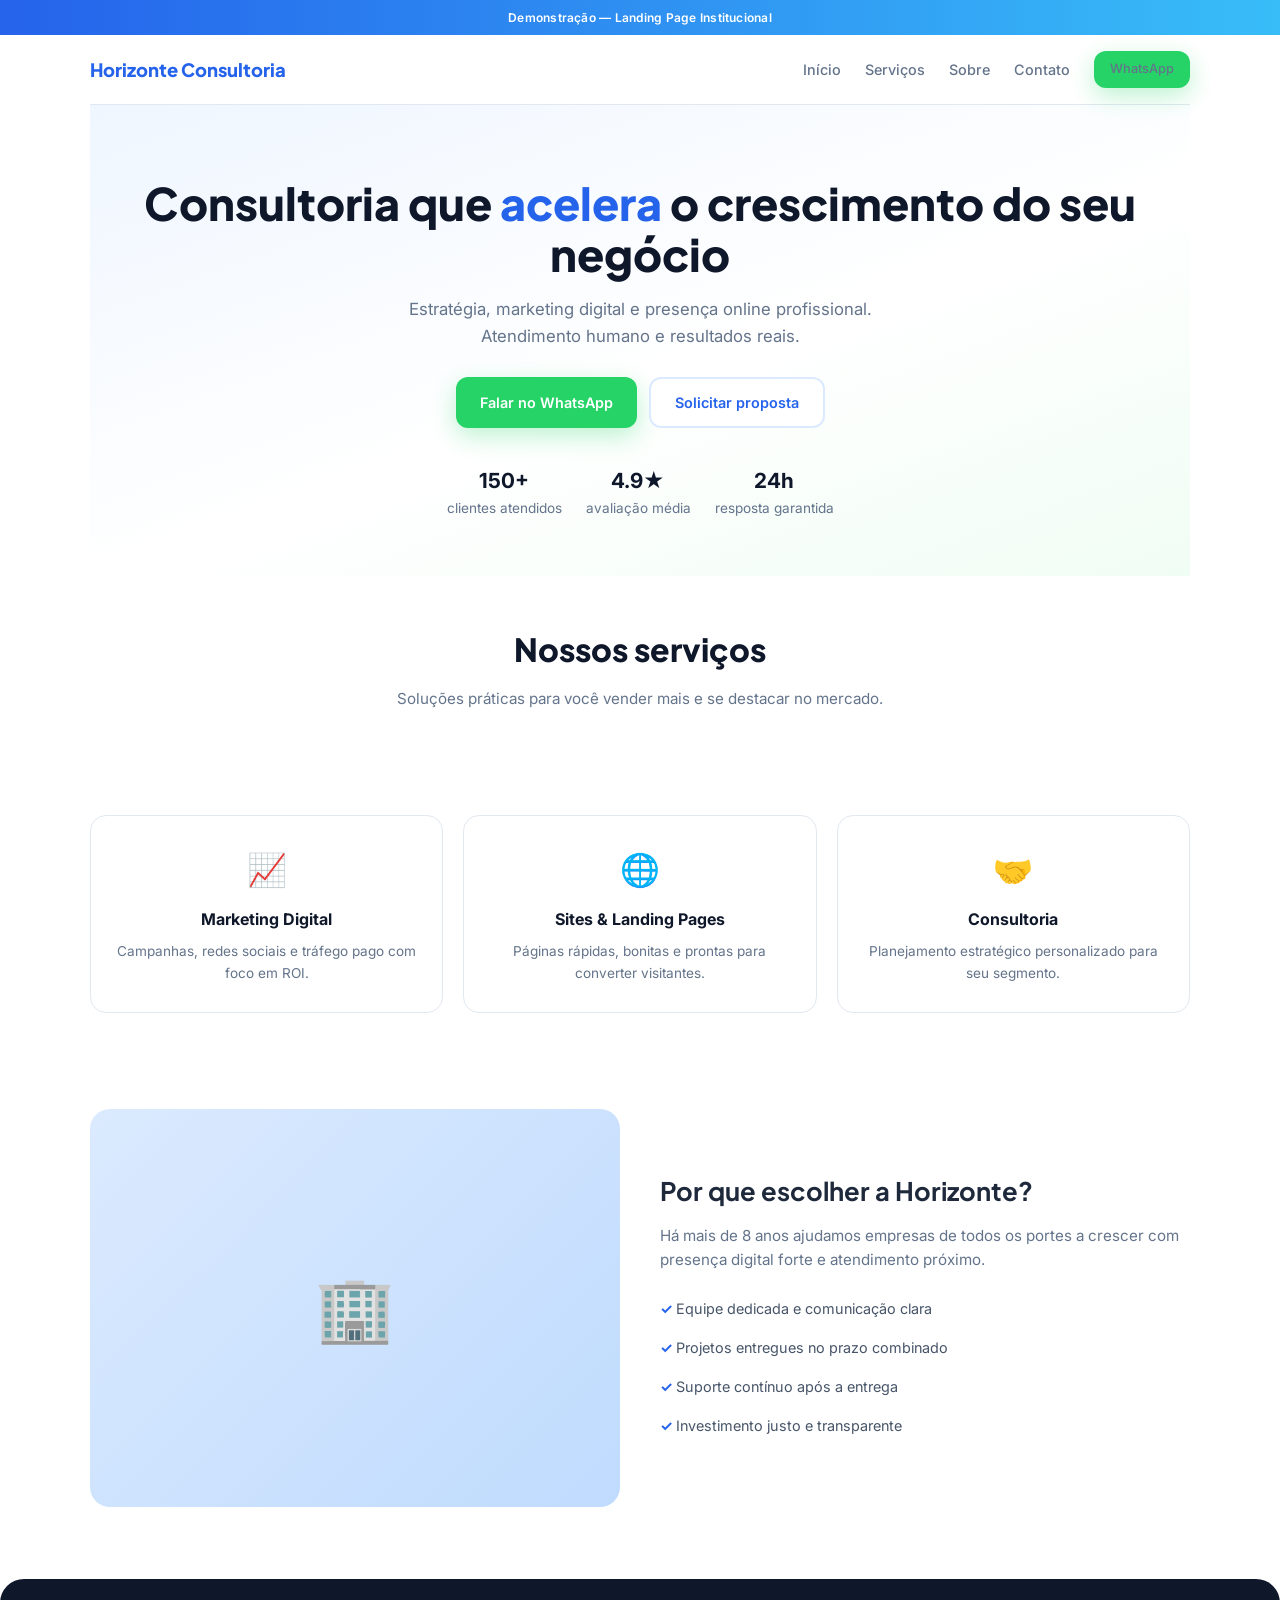
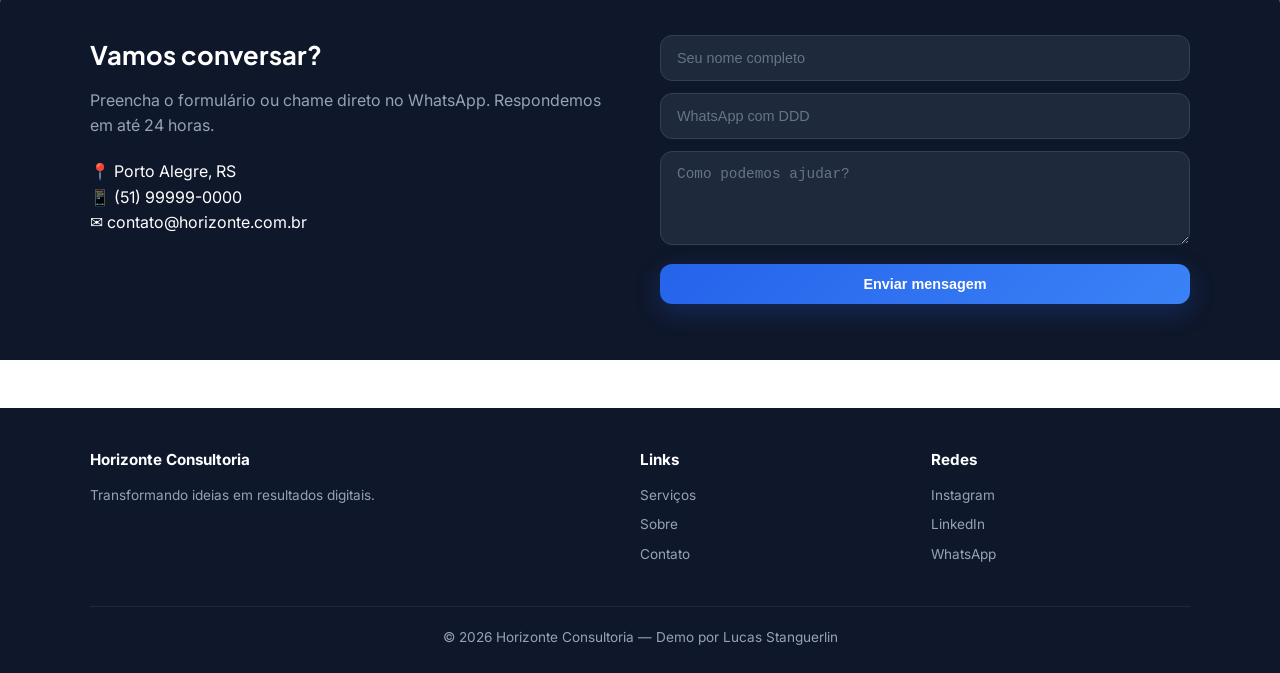
<file: demos/landing.html>
<!DOCTYPE html>
<html lang="pt-BR">
<head>
  <meta charset="UTF-8" />
  <meta name="viewport" content="width=device-width, initial-scale=1.0" />
  <title>Horizonte Consultoria — Demo Landing</title>
  <link rel="stylesheet" href="shared.css" />
  <style>
    .hero {
      padding: 72px 0 56px;
      background: linear-gradient(160deg, #eff6ff 0%, #fff 55%, #f0fdf4 100%);
      text-align: center;
    }
    .hero h1 {
      font-family: 'Plus Jakarta Sans', sans-serif;
      font-size: clamp(1.8rem, 4vw, 2.8rem);
      font-weight: 800;
      color: #0f172a;
      line-height: 1.15;
      margin-bottom: 16px;
    }
    .hero h1 span { color: #2563eb; }
    .hero p { color: #64748b; max-width: 520px; margin: 0 auto 28px; font-size: 1.05rem; }
    .hero-btns { display: flex; gap: 12px; justify-content: center; flex-wrap: wrap; }
    .trust { display: flex; gap: 24px; justify-content: center; flex-wrap: wrap; margin-top: 36px; color: #64748b; font-size: 0.85rem; }
    .trust strong { color: #0f172a; display: block; font-size: 1.3rem; }
    .services {
      display: grid;
      grid-template-columns: repeat(3, 1fr);
      gap: 20px;
      padding: 48px 0;
    }
    .svc {
      background: #fff;
      border: 1px solid #e2e8f0;
      border-radius: 16px;
      padding: 28px 22px;
      text-align: center;
      transition: 0.25s;
    }
    .svc:hover { border-color: #93c5fd; box-shadow: 0 12px 32px rgba(37,99,235,0.1); transform: translateY(-4px); }
    .svc-icon { font-size: 2rem; margin-bottom: 12px; }
    .svc h3 { font-size: 1rem; margin-bottom: 8px; color: #0f172a; }
    .svc p { font-size: 0.85rem; color: #64748b; }
    .about {
      display: grid;
      grid-template-columns: 1fr 1fr;
      gap: 40px;
      align-items: center;
      padding: 48px 0;
    }
    .about-img {
      background: linear-gradient(135deg, #dbeafe, #bfdbfe);
      border-radius: 20px;
      aspect-ratio: 4/3;
      display: flex;
      align-items: center;
      justify-content: center;
      font-size: 4rem;
    }
    .about h2 { font-family: 'Plus Jakarta Sans', sans-serif; font-size: 1.6rem; margin-bottom: 12px; }
    .about p { color: #64748b; margin-bottom: 16px; font-size: 0.95rem; }
    .about ul li { padding: 8px 0; color: #475569; font-size: 0.9rem; }
    .about ul li::before { content: '✓ '; color: #2563eb; font-weight: 700; }
    .contact {
      background: #0f172a;
      color: #fff;
      padding: 56px 0;
      border-radius: 24px 24px 0 0;
      margin-top: 24px;
    }
    .contact-grid { display: grid; grid-template-columns: 1fr 1fr; gap: 40px; align-items: start; }
    .contact h2 { font-family: 'Plus Jakarta Sans', sans-serif; font-size: 1.6rem; margin-bottom: 12px; }
    .contact > .container > p { color: #94a3b8; margin-bottom: 32px; }
    .form input, .form textarea {
      width: 100%;
      padding: 14px 16px;
      border: 1px solid #334155;
      border-radius: 12px;
      background: #1e293b;
      color: #fff;
      margin-bottom: 12px;
      font-size: 0.9rem;
    }
    .form input::placeholder, .form textarea::placeholder { color: #64748b; }
    @media (max-width: 768px) {
      .services, .about, .contact-grid { grid-template-columns: 1fr; }
    }
  </style>
</head>
<body>
  <div class="demo-ribbon">Demonstração — Landing Page Institucional</div>
  <header class="site-header container">
    <div class="logo">Horizonte Consultoria</div>
    <nav class="site-nav">
      <a href="#">Início</a>
      <a href="#">Serviços</a>
      <a href="#">Sobre</a>
      <a href="#">Contato</a>
      <a href="#" class="btn btn-whatsapp" style="padding:8px 16px;font-size:0.8rem">WhatsApp</a>
    </nav>
  </header>

  <section class="hero container">
    <h1>Consultoria que <span>acelera</span> o crescimento do seu negócio</h1>
    <p>Estratégia, marketing digital e presença online profissional. Atendimento humano e resultados reais.</p>
    <div class="hero-btns">
      <a href="#" class="btn btn-whatsapp">Falar no WhatsApp</a>
      <a href="#" class="btn btn-outline">Solicitar proposta</a>
    </div>
    <div class="trust">
      <div><strong>150+</strong>clientes atendidos</div>
      <div><strong>4.9★</strong>avaliação média</div>
      <div><strong>24h</strong>resposta garantida</div>
    </div>
  </section>

  <section class="container">
    <div class="section-head">
      <h2 class="section-title">Nossos serviços</h2>
      <p class="section-sub">Soluções práticas para você vender mais e se destacar no mercado.</p>
    </div>
    <div class="services">
      <div class="svc"><div class="svc-icon">📈</div><h3>Marketing Digital</h3><p>Campanhas, redes sociais e tráfego pago com foco em ROI.</p></div>
      <div class="svc"><div class="svc-icon">🌐</div><h3>Sites & Landing Pages</h3><p>Páginas rápidas, bonitas e prontas para converter visitantes.</p></div>
      <div class="svc"><div class="svc-icon">🤝</div><h3>Consultoria</h3><p>Planejamento estratégico personalizado para seu segmento.</p></div>
    </div>
  </section>

  <section class="container about">
    <div class="about-img">🏢</div>
    <div>
      <h2>Por que escolher a Horizonte?</h2>
      <p>Há mais de 8 anos ajudamos empresas de todos os portes a crescer com presença digital forte e atendimento próximo.</p>
      <ul>
        <li>Equipe dedicada e comunicação clara</li>
        <li>Projetos entregues no prazo combinado</li>
        <li>Suporte contínuo após a entrega</li>
        <li>Investimento justo e transparente</li>
      </ul>
    </div>
  </section>

  <section class="contact">
    <div class="container contact-grid">
      <div>
        <h2>Vamos conversar?</h2>
        <p style="color:#94a3b8">Preencha o formulário ou chame direto no WhatsApp. Respondemos em até 24 horas.</p>
        <p style="margin-top:20px">📍 Porto Alegre, RS<br>📱 (51) 99999-0000<br>✉️ contato@horizonte.com.br</p>
      </div>
      <form class="form">
        <input type="text" placeholder="Seu nome completo" />
        <input type="tel" placeholder="WhatsApp com DDD" />
        <textarea rows="4" placeholder="Como podemos ajudar?"></textarea>
        <button type="button" class="btn btn-primary" style="width:100%">Enviar mensagem</button>
      </form>
    </div>
  </section>

  <footer class="site-footer">
    <div class="container footer-grid">
      <div><h4>Horizonte Consultoria</h4><p>Transformando ideias em resultados digitais.</p></div>
      <div><h4>Links</h4><a href="#">Serviços</a><a href="#">Sobre</a><a href="#">Contato</a></div>
      <div><h4>Redes</h4><a href="#">Instagram</a><a href="#">LinkedIn</a><a href="#">WhatsApp</a></div>
    </div>
    <div class="container footer-bottom">© 2026 Horizonte Consultoria — Demo por Lucas Stanguerlin</div>
  </footer>
</body>
</html>
</file>
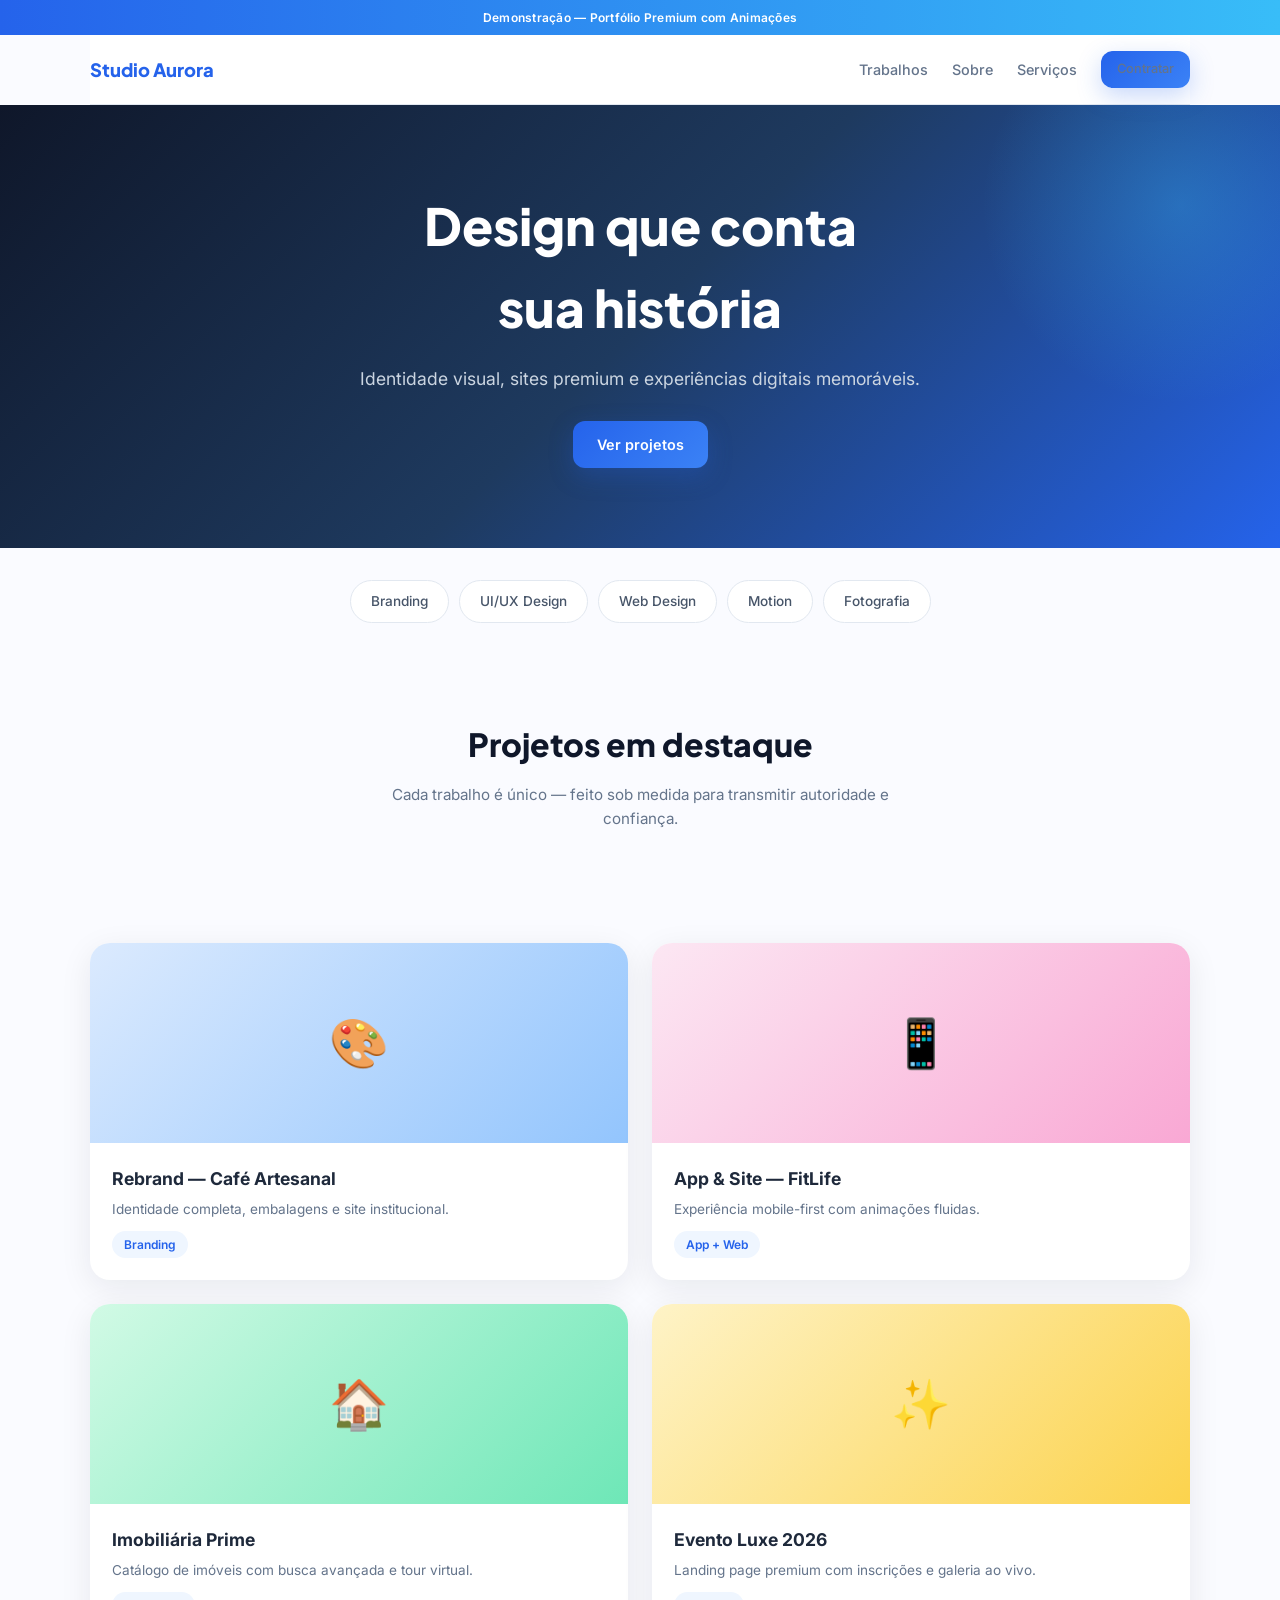
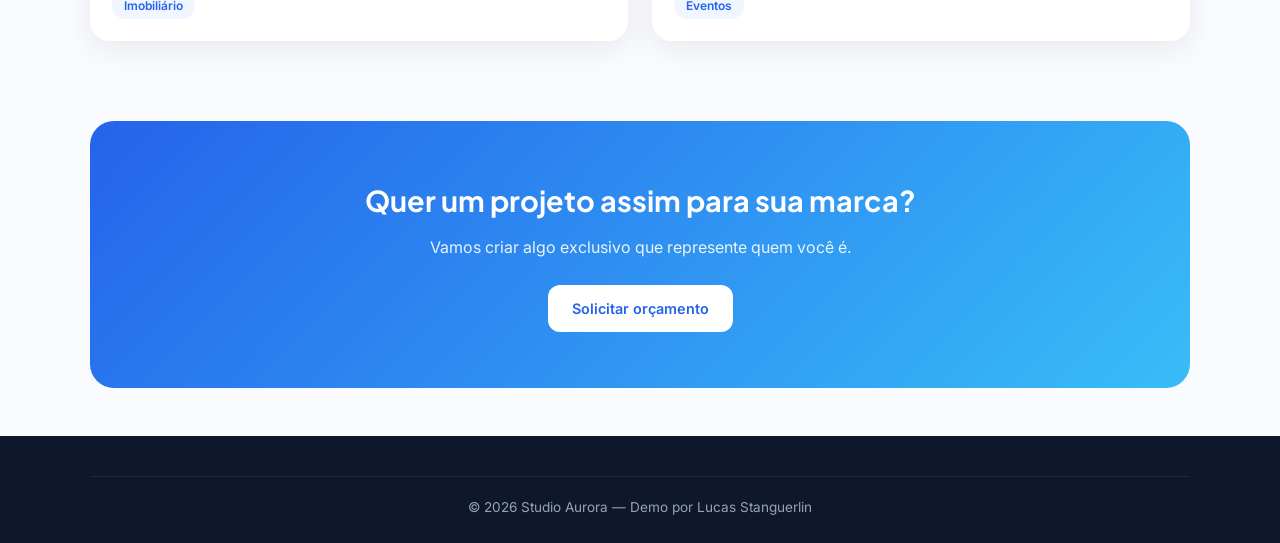
<file: demos/portfolio.html>
<!DOCTYPE html>
<html lang="pt-BR">
<head>
  <meta charset="UTF-8" />
  <meta name="viewport" content="width=device-width, initial-scale=1.0" />
  <title>Studio Aurora — Demo Portfólio Premium</title>
  <link rel="stylesheet" href="shared.css" />
  <style>
    body { background: #fafbff; }
    .hero {
      min-height: 420px;
      display: flex;
      align-items: center;
      justify-content: center;
      text-align: center;
      background: linear-gradient(135deg, #0f172a 0%, #1e3a5f 50%, #2563eb 100%);
      color: #fff;
      padding: 80px 20px;
      position: relative;
      overflow: hidden;
    }
    .hero::after {
      content: '';
      position: absolute;
      width: 400px;
      height: 400px;
      background: radial-gradient(circle, rgba(56,189,248,0.3), transparent 70%);
      top: -100px;
      right: -100px;
      animation: glow 8s ease-in-out infinite alternate;
    }
    @keyframes glow { to { transform: translate(-40px, 40px); } }
    .hero h1 {
      font-family: 'Plus Jakarta Sans', sans-serif;
      font-size: clamp(2rem, 5vw, 3.2rem);
      font-weight: 800;
      position: relative;
      z-index: 1;
    }
    .hero p { color: #cbd5e1; margin: 16px 0 28px; font-size: 1.1rem; position: relative; z-index: 1; }
    .hero .btn { position: relative; z-index: 1; }
    .works {
      display: grid;
      grid-template-columns: repeat(2, 1fr);
      gap: 24px;
      padding: 56px 0;
    }
    .work {
      border-radius: 20px;
      overflow: hidden;
      background: #fff;
      box-shadow: 0 8px 32px rgba(15,23,42,0.08);
      transition: 0.35s;
    }
    .work:hover { transform: translateY(-8px); box-shadow: 0 20px 48px rgba(37,99,235,0.15); }
    .work-visual {
      height: 200px;
      display: flex;
      align-items: center;
      justify-content: center;
      font-size: 3rem;
    }
    .work:nth-child(1) .work-visual { background: linear-gradient(135deg, #dbeafe, #93c5fd); }
    .work:nth-child(2) .work-visual { background: linear-gradient(135deg, #fce7f3, #f9a8d4); }
    .work:nth-child(3) .work-visual { background: linear-gradient(135deg, #d1fae5, #6ee7b7); }
    .work:nth-child(4) .work-visual { background: linear-gradient(135deg, #fef3c7, #fcd34d); }
    .work-body { padding: 22px; }
    .work-body h3 { font-size: 1.1rem; margin-bottom: 6px; }
    .work-body p { color: #64748b; font-size: 0.85rem; }
    .work-tag { display: inline-block; margin-top: 10px; padding: 4px 12px; background: #eff6ff; color: #2563eb; border-radius: 20px; font-size: 0.75rem; font-weight: 600; }
    .skills-bar {
      display: flex;
      flex-wrap: wrap;
      gap: 10px;
      justify-content: center;
      padding: 32px 0 48px;
    }
    .skills-bar span {
      padding: 10px 20px;
      background: #fff;
      border: 1px solid #e2e8f0;
      border-radius: 50px;
      font-size: 0.85rem;
      font-weight: 500;
      color: #475569;
    }
    .cta-band {
      background: linear-gradient(135deg, #2563eb, #38bdf8);
      color: #fff;
      text-align: center;
      padding: 56px 24px;
      border-radius: 24px;
      margin: 24px 0 48px;
    }
    .cta-band h2 { font-family: 'Plus Jakarta Sans', sans-serif; font-size: 1.8rem; margin-bottom: 12px; }
    .cta-band p { opacity: 0.9; margin-bottom: 24px; }
    .cta-band .btn { background: #fff; color: #2563eb; }
    @media (max-width: 640px) { .works { grid-template-columns: 1fr; } }
  </style>
</head>
<body>
  <div class="demo-ribbon">Demonstração — Portfólio Premium com Animações</div>
  <header class="site-header container">
    <div class="logo">Studio Aurora</div>
    <nav class="site-nav">
      <a href="#">Trabalhos</a>
      <a href="#">Sobre</a>
      <a href="#">Serviços</a>
      <a href="#" class="btn btn-primary" style="padding:8px 16px;font-size:0.8rem">Contratar</a>
    </nav>
  </header>

  <section class="hero">
    <div>
      <h1>Design que conta<br>sua história</h1>
      <p>Identidade visual, sites premium e experiências digitais memoráveis.</p>
      <a href="#" class="btn btn-primary">Ver projetos</a>
    </div>
  </section>

  <div class="skills-bar container">
    <span>Branding</span><span>UI/UX Design</span><span>Web Design</span><span>Motion</span><span>Fotografia</span>
  </div>

  <section class="container">
    <div class="section-head">
      <h2 class="section-title">Projetos em destaque</h2>
      <p class="section-sub">Cada trabalho é único — feito sob medida para transmitir autoridade e confiança.</p>
    </div>
    <div class="works">
      <article class="work">
        <div class="work-visual">🎨</div>
        <div class="work-body"><h3>Rebrand — Café Artesanal</h3><p>Identidade completa, embalagens e site institucional.</p><span class="work-tag">Branding</span></div>
      </article>
      <article class="work">
        <div class="work-visual">📱</div>
        <div class="work-body"><h3>App & Site — FitLife</h3><p>Experiência mobile-first com animações fluidas.</p><span class="work-tag">App + Web</span></div>
      </article>
      <article class="work">
        <div class="work-visual">🏠</div>
        <div class="work-body"><h3>Imobiliária Prime</h3><p>Catálogo de imóveis com busca avançada e tour virtual.</p><span class="work-tag">Imobiliário</span></div>
      </article>
      <article class="work">
        <div class="work-visual">✨</div>
        <div class="work-body"><h3>Evento Luxe 2026</h3><p>Landing page premium com inscrições e galeria ao vivo.</p><span class="work-tag">Eventos</span></div>
      </article>
    </div>
    <div class="cta-band">
      <h2>Quer um projeto assim para sua marca?</h2>
      <p>Vamos criar algo exclusivo que represente quem você é.</p>
      <a href="#" class="btn">Solicitar orçamento</a>
    </div>
  </section>

  <footer class="site-footer">
    <div class="container footer-bottom">© 2026 Studio Aurora — Demo por Lucas Stanguerlin</div>
  </footer>
</body>
</html>
</file>
<file: css/style.css>
:root {
  --bg: #050508;
  --bg-white: #0c0e18;
  --bg-card: #0f1119;
  --bg-soft: #14182a;
  --border: rgba(56, 189, 248, 0.18);
  --border-light: rgba(255, 255, 255, 0.06);
  --text: #f0f4ff;
  --text-muted: #8b95b0;
  --cyan: #38bdf8;
  --blue-mid: #3b82f6;
  --purple: #a855f7;
  --pink: #ec4899;
  --green: #22c55e;
  --gradient: linear-gradient(135deg, #38bdf8 0%, #3b82f6 40%, #a855f7 100%);
  --gradient-warm: linear-gradient(135deg, #f59e0b, #ec4899, #a855f7);
  --shadow: 0 4px 24px rgba(0, 0, 0, 0.4);
  --shadow-lg: 0 16px 48px rgba(56, 189, 248, 0.15);
  --radius: 20px;
  --radius-sm: 12px;
  --font: 'Inter', system-ui, sans-serif;
  --font-display: 'Space Grotesk', sans-serif;
  --header-h: 68px;
  --phone-w: 390px;
  --transition: 0.3s cubic-bezier(0.4, 0, 0.2, 1);
}

*, *::before, *::after { box-sizing: border-box; margin: 0; padding: 0; }
html { scroll-behavior: smooth; scroll-padding-top: var(--header-h); }

body {
  font-family: var(--font);
  background: var(--bg);
  color: var(--text);
  line-height: 1.65;
  overflow-x: hidden;
}

.bg-glow {
  position: fixed;
  inset: 0;
  z-index: 0;
  pointer-events: none;
  background:
    radial-gradient(ellipse 60% 45% at 15% 15%, rgba(56, 189, 248, 0.14), transparent),
    radial-gradient(ellipse 50% 40% at 85% 25%, rgba(168, 85, 247, 0.12), transparent),
    radial-gradient(ellipse 40% 35% at 50% 90%, rgba(236, 72, 153, 0.08), transparent);
}

.cursor-glow { display: none; }

.container {
  width: min(1140px, 92vw);
  margin: 0 auto;
}

.gradient-text {
  background: var(--gradient);
  -webkit-background-clip: text;
  -webkit-text-fill-color: transparent;
  background-clip: text;
}

strong { color: var(--text); font-weight: 600; }

/* Header */
.header {
  position: fixed;
  top: 0;
  left: 0;
  right: 0;
  z-index: 100;
  height: var(--header-h);
  background: rgba(5, 5, 8, 0.88);
  backdrop-filter: blur(20px);
  border-bottom: 1px solid var(--border);
  transition: var(--transition);
}

.header.scrolled {
  box-shadow: 0 4px 30px rgba(56, 189, 248, 0.1);
}

.nav {
  display: flex;
  align-items: center;
  justify-content: space-between;
  height: 100%;
}

.nav-logo {
  display: flex;
  align-items: center;
  gap: 10px;
  text-decoration: none;
  color: var(--text);
  font-family: var(--font-display);
  font-weight: 700;
  font-size: 1rem;
}

.nav-logo img { border-radius: 10px; }

.nav-menu {
  display: flex;
  align-items: center;
  gap: 1.75rem;
  list-style: none;
}

.nav-menu a {
  color: var(--text-muted);
  text-decoration: none;
  font-size: 0.9rem;
  font-weight: 500;
  transition: color var(--transition);
}

.nav-menu a:hover { color: var(--cyan); }

.nav-toggle {
  display: none;
  flex-direction: column;
  gap: 5px;
  background: none;
  border: none;
  cursor: pointer;
  padding: 8px;
}

.nav-toggle span {
  display: block;
  width: 22px;
  height: 2px;
  background: var(--text);
  border-radius: 2px;
  transition: var(--transition);
}

/* Buttons */
.btn {
  display: inline-flex;
  align-items: center;
  justify-content: center;
  gap: 8px;
  padding: 13px 26px;
  border-radius: var(--radius-sm);
  font-family: var(--font);
  font-weight: 600;
  font-size: 0.95rem;
  text-decoration: none;
  border: none;
  cursor: pointer;
  transition: var(--transition);
  white-space: nowrap;
}

.btn-sm { padding: 10px 20px; font-size: 0.85rem; }
.btn-lg { padding: 16px 32px; font-size: 1rem; }
.btn-full { width: 100%; }

.btn-primary {
  background: var(--gradient);
  color: #fff;
  box-shadow: 0 6px 20px rgba(37, 99, 235, 0.3);
}

.btn-primary:hover {
  transform: translateY(-2px);
  box-shadow: 0 10px 28px rgba(37, 99, 235, 0.4);
}

.btn-outline {
  background: transparent;
  color: var(--text);
  border: 1px solid var(--border);
}

.btn-outline:hover {
  border-color: var(--cyan);
  color: var(--cyan);
  background: rgba(56, 189, 248, 0.08);
}

/* Hero */
.hero {
  position: relative;
  z-index: 2;
  min-height: auto;
  padding: calc(var(--header-h) + 32px) 0 48px;
}

.hero-grid {
  display: grid;
  grid-template-columns: 1fr 1.05fr;
  gap: 3rem;
  align-items: center;
}

.hero-badge {
  display: inline-flex;
  align-items: center;
  gap: 8px;
  padding: 8px 16px;
  background: rgba(34, 197, 94, 0.12);
  border: 1px solid rgba(34, 197, 94, 0.35);
  border-radius: 50px;
  font-size: 0.82rem;
  color: var(--green);
  font-weight: 600;
  margin-bottom: 1.25rem;
}

.pulse-dot {
  width: 8px;
  height: 8px;
  background: #22c55e;
  border-radius: 50%;
  animation: pulse 2s infinite;
}

@keyframes pulse {
  0%, 100% { opacity: 1; transform: scale(1); }
  50% { opacity: 0.6; transform: scale(1.2); }
}

.hero h1 {
  font-family: var(--font-display);
  font-size: clamp(1.75rem, 5vw, 2.75rem);
  font-weight: 700;
  line-height: 1.2;
  margin-bottom: 1rem;
  color: var(--text);
}

.typing-text { color: var(--cyan); }
.cursor-blink { animation: blink 1s step-end infinite; color: var(--cyan); }
@keyframes blink { 50% { opacity: 0; } }

.hero-desc {
  color: var(--text-muted);
  font-size: 1.05rem;
  max-width: 520px;
  margin-bottom: 1.75rem;
}

.hero-actions {
  display: flex;
  flex-wrap: wrap;
  gap: 12px;
  margin-bottom: 1.5rem;
}

.hero-benefits {
  display: flex;
  flex-wrap: wrap;
  gap: 8px;
}

.hero-benefits span {
  padding: 7px 14px;
  background: var(--bg-white);
  border: 1px solid var(--border);
  border-radius: 50px;
  font-size: 0.8rem;
  color: var(--text-muted);
  font-weight: 500;
}

/* Devices preview */
.devices-row {
  display: flex;
  align-items: flex-end;
  justify-content: center;
  gap: 20px;
  margin-bottom: 20px;
}

.browser-mini {
  flex: 1;
  max-width: 340px;
  background: var(--bg-card);
  border: 1px solid var(--border);
  border-radius: 14px;
  overflow: hidden;
  box-shadow: var(--shadow-lg);
}

.browser-mini-bar {
  display: flex;
  align-items: center;
  gap: 6px;
  padding: 10px 12px;
  background: rgba(0, 0, 0, 0.35);
  border-bottom: 1px solid var(--border);
  font-size: 0.68rem;
  color: var(--text-muted);
}

.browser-mini iframe {
  width: 100%;
  height: 200px;
  border: none;
  background: #fff;
}

/* Phone mockup */
.phone-mockup {
  position: relative;
  flex-shrink: 0;
  display: flex;
  flex-direction: column;
  align-items: center;
}

.phone-frame {
  background: linear-gradient(145deg, #2a2a35 0%, #1a1a22 50%, #0d0d12 100%);
  border-radius: 36px;
  padding: 10px 8px 12px;
  box-shadow:
    0 0 0 2px #3f3f50,
    0 0 0 4px #1a1a22,
    0 24px 60px rgba(0, 0, 0, 0.55),
    inset 0 1px 0 rgba(255, 255, 255, 0.08);
  width: 188px;
}

.phone-mockup--demo .phone-frame {
  width: 210px;
}

.phone-speaker {
  width: 72px;
  height: 22px;
  background: #0a0a0f;
  border-radius: 20px;
  margin: 0 auto 8px;
  position: relative;
  z-index: 2;
}

.phone-screen {
  background: #000;
  border-radius: 24px;
  overflow: hidden;
  position: relative;
  aspect-ratio: 9 / 19.5;
  width: 100%;
}

.phone-viewport {
  position: absolute;
  inset: 0;
  overflow: hidden;
  background: #000;
}

.phone-viewport iframe {
  width: var(--phone-w);
  height: 844px;
  border: none;
  position: absolute;
  top: 0;
  left: 50%;
  transform: translateX(-50%) scale(0.435);
  transform-origin: top center;
  pointer-events: none;
}

.phone-mockup--demo .phone-viewport iframe {
  transform: translateX(-50%) scale(0.487);
}

.phone-home {
  width: 100px;
  height: 4px;
  background: rgba(255, 255, 255, 0.35);
  border-radius: 4px;
  margin: 10px auto 2px;
}

.phone-label {
  display: block;
  text-align: center;
  font-size: 0.72rem;
  color: var(--text-muted);
  margin-top: 12px;
  font-weight: 600;
  max-width: 200px;
}

.dot { width: 10px; height: 10px; border-radius: 50%; flex-shrink: 0; }
.dot.red { background: #ef4444; }
.dot.yellow { background: #eab308; }
.dot.green { background: #22c55e; }

.showcase-card {
  background: var(--bg-white);
  border: 1px solid var(--border);
  border-radius: var(--radius);
  padding: 22px;
  box-shadow: var(--shadow);
}

.showcase-list { list-style: none; margin-bottom: 18px; }

.showcase-list li {
  padding: 11px 14px;
  margin-bottom: 6px;
  border-radius: var(--radius-sm);
  font-size: 0.88rem;
  color: var(--text-muted);
  border: 1px solid transparent;
  transition: var(--transition);
  opacity: 0.45;
}

.showcase-list li.active {
  opacity: 1;
  color: var(--text);
  background: rgba(56, 189, 248, 0.1);
  border-color: var(--border);
  font-weight: 500;
}

.showcase-list li::before {
  content: '✓ ';
  color: var(--cyan);
  font-weight: 700;
}

.showcase-cta {
  display: flex;
  align-items: center;
  justify-content: space-between;
  gap: 12px;
  flex-wrap: wrap;
  padding-top: 14px;
  border-top: 1px solid var(--border-light);
}

.showcase-price { font-size: 0.85rem; color: var(--text-muted); }

.showcase-price strong {
  display: block;
  font-size: 1.35rem;
  background: var(--gradient);
  -webkit-background-clip: text;
  -webkit-text-fill-color: transparent;
  background-clip: text;
}

.hero-scroll {
  display: none;
}

/* Sections */
.section {
  position: relative;
  z-index: 2;
  padding: 72px 0;
}

.section.services { background: linear-gradient(180deg, transparent, rgba(59, 130, 246, 0.04)); }
.section.demos { background: rgba(168, 85, 247, 0.04); }

.section-header {
  text-align: center;
  max-width: 620px;
  margin: 0 auto 3rem;
}

.section-tag {
  font-family: var(--font-display);
  font-size: 0.78rem;
  font-weight: 700;
  letter-spacing: 0.1em;
  text-transform: uppercase;
  background: var(--gradient);
  -webkit-background-clip: text;
  -webkit-text-fill-color: transparent;
  background-clip: text;
  display: block;
  margin-bottom: 0.6rem;
}

.section-header h2 {
  font-family: var(--font-display);
  font-size: clamp(1.65rem, 4vw, 2.35rem);
  margin-bottom: 0.75rem;
  line-height: 1.2;
}

.section-header p { color: var(--text-muted); font-size: 1.02rem; }

/* Services */
.services-grid {
  display: grid;
  grid-template-columns: repeat(2, 1fr);
  gap: 20px;
}

.service-card {
  position: relative;
  padding: 28px;
  background: var(--bg-white);
  border: 1px solid var(--border);
  border-radius: var(--radius);
  box-shadow: var(--shadow);
  transition: var(--transition);
}

.service-card:hover {
  border-color: rgba(56, 189, 248, 0.5);
  transform: translateY(-4px);
  box-shadow: var(--shadow-lg);
}

.service-card.featured {
  border-color: rgba(168, 85, 247, 0.45);
  background: linear-gradient(160deg, rgba(168, 85, 247, 0.12) 0%, var(--bg-card) 55%);
}

.service-card[data-category="landing"] { border-top: 3px solid var(--cyan); }
.service-card[data-category="portfolio"] { border-top: 3px solid var(--purple); }
.service-card[data-category="dynamic"] { border-top: 3px solid #f59e0b; }
.service-card[data-category="ecommerce"] { border-top: 3px solid var(--green); }

.service-badge {
  position: absolute;
  top: 16px;
  right: 16px;
  padding: 5px 12px;
  background: var(--gradient);
  border-radius: 50px;
  font-size: 0.68rem;
  font-weight: 700;
  color: #fff;
}

.service-icon { font-size: 2rem; margin-bottom: 10px; }

.service-card h3 {
  font-family: var(--font-display);
  font-size: 1.1rem;
  margin-bottom: 8px;
  line-height: 1.3;
}

.service-card > p {
  color: var(--text-muted);
  font-size: 0.9rem;
  margin-bottom: 14px;
}

.service-features { list-style: none; margin-bottom: 18px; }

.service-features li {
  padding: 5px 0;
  font-size: 0.85rem;
  color: var(--text-muted);
  padding-left: 20px;
  position: relative;
}

.service-features li::before {
  content: '✓';
  position: absolute;
  left: 0;
  color: var(--cyan);
  font-weight: 700;
}

.pricing-tiers {
  display: flex;
  flex-direction: column;
  gap: 8px;
  margin-bottom: 14px;
}

.price-btn {
  width: 100%;
  padding: 13px 16px;
  background: rgba(56, 189, 248, 0.06);
  border: 1px solid var(--border);
  border-radius: var(--radius-sm);
  color: var(--text);
  font-family: var(--font);
  font-size: 0.88rem;
  font-weight: 600;
  cursor: pointer;
  text-align: left;
  transition: var(--transition);
}

.price-btn:hover {
  background: rgba(56, 189, 248, 0.15);
  border-color: var(--cyan);
  color: var(--cyan);
}

.demo-link {
  font-size: 0.88rem;
  color: var(--cyan);
  text-decoration: none;
  font-weight: 600;
}

.demo-link:hover { text-decoration: underline; }

/* Demos */
.demos-showcase { max-width: 1000px; margin: 0 auto; }

.demo-tabs {
  display: flex;
  flex-wrap: nowrap;
  gap: 8px;
  margin-bottom: 24px;
  overflow-x: auto;
  padding-bottom: 8px;
  -webkit-overflow-scrolling: touch;
  scrollbar-width: none;
}

.demo-tabs::-webkit-scrollbar { display: none; }

.demo-tab {
  flex-shrink: 0;
  padding: 11px 20px;
  background: var(--bg-white);
  border: 1px solid var(--border);
  border-radius: 50px;
  color: var(--text-muted);
  font-family: var(--font);
  font-size: 0.85rem;
  font-weight: 600;
  cursor: pointer;
  transition: var(--transition);
}

.demo-tab:hover, .demo-tab.active {
  background: rgba(56, 189, 248, 0.12);
  border-color: var(--cyan);
  color: var(--cyan);
}

.demo-devices {
  display: flex;
  align-items: flex-end;
  justify-content: center;
  gap: 28px;
  margin-bottom: 24px;
}

.browser-frame {
  flex: 1;
  max-width: 620px;
  border: 1px solid var(--border);
  border-radius: var(--radius);
  overflow: hidden;
  background: var(--bg-white);
  box-shadow: var(--shadow-lg);
}

.browser-bar {
  display: flex;
  align-items: center;
  gap: 6px;
  padding: 11px 14px;
  background: rgba(0, 0, 0, 0.35);
  border-bottom: 1px solid var(--border);
}

.browser-url {
  margin-left: 8px;
  font-size: 0.72rem;
  color: var(--text-muted);
  overflow: hidden;
  text-overflow: ellipsis;
  white-space: nowrap;
}

#demo-frame {
  width: 100%;
  height: 400px;
  border: none;
  background: #fff;
}


.demo-info {
  padding: 28px;
  background: var(--bg-white);
  border: 1px solid var(--border);
  border-radius: var(--radius);
  box-shadow: var(--shadow);
  text-align: center;
}

.demo-info h4 {
  font-family: var(--font-display);
  font-size: 1.25rem;
  margin-bottom: 8px;
}

.demo-info p {
  color: var(--text-muted);
  font-size: 0.95rem;
  margin-bottom: 20px;
  max-width: 560px;
  margin-left: auto;
  margin-right: auto;
}

.demo-info-actions {
  display: flex;
  gap: 12px;
  justify-content: center;
  flex-wrap: wrap;
}

/* Process */
.process-steps {
  display: grid;
  grid-template-columns: repeat(4, 1fr);
  gap: 16px;
}

.step {
  text-align: center;
  padding: 28px 16px;
  background: var(--bg-white);
  border: 1px solid var(--border);
  border-radius: var(--radius);
  box-shadow: var(--shadow);
}

.step-num {
  font-family: var(--font-display);
  font-size: 2rem;
  font-weight: 700;
  background: var(--gradient);
  -webkit-background-clip: text;
  -webkit-text-fill-color: transparent;
  background-clip: text;
  margin-bottom: 10px;
}

.step h4 { font-family: var(--font-display); margin-bottom: 6px; font-size: 1rem; }
.step p { font-size: 0.85rem; color: var(--text-muted); }

.step-line { display: none; }

/* CTA */
.cta-box {
  text-align: center;
  padding: 52px 32px;
  background: linear-gradient(160deg, rgba(56, 189, 248, 0.1) 0%, rgba(168, 85, 247, 0.08) 50%, var(--bg-card) 100%);
  border: 1px solid var(--border);
  border-radius: var(--radius);
  box-shadow: var(--shadow-lg);
}

.cta-logo {
  border-radius: 18px;
  margin-bottom: 20px;
  animation: float 4s ease-in-out infinite;
}

@keyframes float {
  0%, 100% { transform: translateY(0); }
  50% { transform: translateY(-8px); }
}

.cta-box h2 {
  font-family: var(--font-display);
  font-size: clamp(1.4rem, 4vw, 2rem);
  margin-bottom: 10px;
}

.cta-box > p { color: var(--text-muted); margin-bottom: 24px; font-size: 1.05rem; }
.cta-actions { display: flex; flex-wrap: wrap; gap: 12px; justify-content: center; }

/* Footer */
.footer {
  position: relative;
  z-index: 2;
  padding: 40px 0 32px;
  background: var(--bg-card);
  border-top: 1px solid var(--border);
}

.footer-grid {
  display: flex;
  flex-wrap: wrap;
  align-items: center;
  justify-content: space-between;
  gap: 20px;
}

.footer-brand { display: flex; align-items: center; gap: 12px; }
.footer-brand img { border-radius: 10px; }
.footer-brand span { color: var(--text-muted); font-size: 0.85rem; }

.footer-links { display: flex; gap: 24px; flex-wrap: wrap; }

.footer-links a {
  color: var(--text-muted);
  text-decoration: none;
  font-size: 0.9rem;
  font-weight: 500;
  transition: color var(--transition);
}

.footer-links a:hover { color: var(--cyan); }

.footer-copy {
  width: 100%;
  text-align: center;
  color: var(--text-muted);
  font-size: 0.8rem;
  margin-top: 20px;
}

/* WhatsApp float */
.whatsapp-float {
  position: fixed;
  bottom: 20px;
  right: 20px;
  z-index: 90;
  width: 56px;
  height: 56px;
  background: #25d366;
  border-radius: 50%;
  display: flex;
  align-items: center;
  justify-content: center;
  color: #fff;
  box-shadow: 0 6px 24px rgba(37, 211, 102, 0.45);
  transition: var(--transition);
}

.whatsapp-float:hover {
  transform: scale(1.08);
}

/* Modal */
.modal-overlay {
  position: fixed;
  inset: 0;
  z-index: 200;
  background: rgba(15, 23, 42, 0.5);
  backdrop-filter: blur(6px);
  display: flex;
  align-items: flex-end;
  justify-content: center;
  padding: 0;
  opacity: 0;
  visibility: hidden;
  transition: var(--transition);
}

.modal-overlay.active {
  opacity: 1;
  visibility: visible;
}

.modal {
  position: relative;
  width: 100%;
  max-width: 520px;
  max-height: 92vh;
  overflow-y: auto;
  background: var(--bg-card);
  border: 1px solid var(--border);
  border-radius: 24px 24px 0 0;
  padding: 28px 24px 32px;
  box-shadow: 0 -8px 40px rgba(0,0,0,0.15);
  transform: translateY(100%);
  transition: var(--transition);
}

.modal-overlay.active .modal { transform: translateY(0); }

@media (min-width: 600px) {
  .modal-overlay {
    align-items: center;
    padding: 20px;
  }
  .modal {
    border-radius: var(--radius);
    transform: translateY(20px) scale(0.96);
  }
  .modal-overlay.active .modal {
    transform: translateY(0) scale(1);
  }
}

.modal-close {
  position: absolute;
  top: 16px;
  right: 16px;
  background: var(--bg);
  border: none;
  color: var(--text-muted);
  font-size: 1.5rem;
  cursor: pointer;
  width: 36px;
  height: 36px;
  border-radius: 50%;
  line-height: 1;
  transition: var(--transition);
}

.modal-close:hover { background: var(--border); color: var(--text); }

.modal-header { margin-bottom: 20px; padding-right: 40px; }
.modal-header h3 { font-family: var(--font-display); font-size: 1.35rem; margin: 6px 0; }
.modal-service { color: var(--cyan); font-size: 0.9rem; font-weight: 600; }

.form-group { margin-bottom: 14px; }

.form-group label {
  display: block;
  font-size: 0.85rem;
  font-weight: 600;
  margin-bottom: 6px;
  color: var(--text);
}

.form-group input,
.form-group textarea {
  width: 100%;
  padding: 14px 16px;
  background: var(--bg);
  border: 1px solid var(--border);
  border-radius: var(--radius-sm);
  color: var(--text);
  font-family: var(--font);
  font-size: 1rem;
  transition: border-color var(--transition);
}

.form-group input:focus,
.form-group textarea:focus {
  outline: none;
  border-color: var(--cyan);
  box-shadow: 0 0 0 3px rgba(56, 189, 248, 0.2);
}

.form-group textarea { resize: vertical; min-height: 110px; }

.form-group .input-invalid {
  border-color: #f87171 !important;
  box-shadow: 0 0 0 3px rgba(248, 113, 113, 0.2) !important;
}

.field-error {
  display: block;
  margin-top: 6px;
  font-size: 0.78rem;
  color: #f87171;
  font-weight: 500;
}

/* Robô assistente do formulário */
.form-bot {
  display: flex;
  align-items: flex-start;
  gap: 12px;
  margin-bottom: 20px;
  padding: 14px;
  background: rgba(56, 189, 248, 0.08);
  border: 1px solid var(--border);
  border-radius: var(--radius-sm);
  transition: var(--transition);
}

.form-bot.bot-warn {
  background: rgba(248, 113, 113, 0.1);
  border-color: rgba(248, 113, 113, 0.4);
}

.form-bot.bot-happy {
  background: rgba(34, 197, 94, 0.1);
  border-color: rgba(34, 197, 94, 0.35);
}

.form-bot-avatar {
  position: relative;
  flex-shrink: 0;
  width: 44px;
  height: 44px;
  background: linear-gradient(135deg, #3b82f6, #a855f7);
  border-radius: 12px;
  display: flex;
  align-items: center;
  justify-content: center;
  font-size: 1.4rem;
  box-shadow: 0 4px 12px rgba(59, 130, 246, 0.3);
}

.bot-antenna {
  position: absolute;
  top: -8px;
  left: 50%;
  transform: translateX(-50%);
  width: 4px;
  height: 8px;
  background: var(--cyan);
  border-radius: 2px;
}

.bot-antenna::after {
  content: '';
  position: absolute;
  top: -5px;
  left: 50%;
  transform: translateX(-50%);
  width: 8px;
  height: 8px;
  background: var(--cyan);
  border-radius: 50%;
  animation: botBlink 2s infinite;
}

@keyframes botBlink {
  0%, 100% { opacity: 1; }
  50% { opacity: 0.4; }
}

.form-bot-bubble {
  flex: 1;
  font-size: 0.88rem;
  color: var(--text);
  line-height: 1.5;
  padding-top: 4px;
}

.form-bot.bot-shake {
  animation: botShake 0.5s ease;
}

@keyframes botShake {
  0%, 100% { transform: translateX(0); }
  20% { transform: translateX(-6px); }
  40% { transform: translateX(6px); }
  60% { transform: translateX(-4px); }
  80% { transform: translateX(4px); }
}

/* Reveal */
.reveal {
  opacity: 0;
  transform: translateY(24px);
  transition: opacity 0.6s ease, transform 0.6s ease;
}

.reveal.visible { opacity: 1; transform: translateY(0); }
.reveal.delay-1 { transition-delay: 0.1s; }
.reveal.delay-2 { transition-delay: 0.2s; }
.reveal.delay-3 { transition-delay: 0.3s; }

/* Responsive */
@media (max-width: 960px) {
  .hero-grid { grid-template-columns: 1fr; gap: 2rem; }
  .hero-content { text-align: center; }
  .hero-desc { margin-left: auto; margin-right: auto; }
  .hero-actions, .hero-benefits { justify-content: center; }
  .services-grid { grid-template-columns: 1fr; }
  .process-steps { grid-template-columns: repeat(2, 1fr); }
  .demo-devices { flex-direction: column; align-items: center; }
  .browser-frame { max-width: 100%; width: 100%; }
}

@media (max-width: 768px) {
  :root { --header-h: 60px; }

  .nav-toggle { display: flex; }

  .nav-menu {
    position: fixed;
    top: var(--header-h);
    left: 0;
    right: 0;
    flex-direction: column;
    background: rgba(5, 5, 8, 0.98);
    padding: 20px 24px 28px;
    gap: 4px;
    border-bottom: 1px solid var(--border);
    box-shadow: var(--shadow-lg);
    transform: translateY(-110%);
    opacity: 0;
    visibility: hidden;
    transition: var(--transition);
  }

  .nav-menu.open {
    transform: translateY(0);
    opacity: 1;
    visibility: visible;
  }

  .nav-menu li { width: 100%; }
  .nav-menu a {
    display: block;
    padding: 12px 0;
    font-size: 1rem;
    border-bottom: 1px solid var(--border-light);
  }

  .nav-menu .btn {
    width: 100%;
    margin-top: 8px;
    justify-content: center;
  }

  .section { padding: 52px 0; }

  .devices-row {
    flex-direction: column;
    align-items: center;
  }

  .browser-mini { max-width: 100%; width: 100%; }
  .browser-mini iframe { height: 180px; }

  .phone-frame { width: 168px; }
  .phone-mockup--demo .phone-frame { width: 180px; }
  .phone-viewport iframe { transform: translateX(-50%) scale(0.39); }
  .phone-mockup--demo .phone-viewport iframe { transform: translateX(-50%) scale(0.415); }

  .showcase-cta {
    flex-direction: column;
    align-items: stretch;
    text-align: center;
  }

  .showcase-cta .btn { width: 100%; }

  #demo-frame { height: 260px; }

  .demo-info-actions {
    flex-direction: column;
  }

  .demo-info-actions .btn { width: 100%; }

  .process-steps { grid-template-columns: 1fr; }

  .cta-box { padding: 40px 20px; }
  .cta-actions { flex-direction: column; }
  .cta-actions .btn { width: 100%; }

  .price-btn { padding: 15px 16px; font-size: 0.9rem; }

  .whatsapp-float {
    bottom: 16px;
    right: 16px;
    width: 52px;
    height: 52px;
  }

  .footer-grid { flex-direction: column; text-align: center; }
  .footer-brand { justify-content: center; }
  .footer-links { justify-content: center; }
}

@media (max-width: 380px) {
  .hero h1 { font-size: 1.55rem; }
  .demo-tab { padding: 10px 14px; font-size: 0.78rem; }
}
</file>
<file: demos/shared.css>
@import url('https://fonts.googleapis.com/css2?family=Inter:wght@400;500;600;700&family=Plus+Jakarta+Sans:wght@600;700;800&display=swap');

*, *::before, *::after { box-sizing: border-box; margin: 0; padding: 0; }

body {
  font-family: 'Inter', system-ui, sans-serif;
  color: #1e293b;
  background: #fff;
  line-height: 1.6;
  -webkit-font-smoothing: antialiased;
}

a { text-decoration: none; color: inherit; }
img { max-width: 100%; display: block; }
ul { list-style: none; }

.container { width: min(1100px, 94%); margin: 0 auto; }

.demo-ribbon {
  background: linear-gradient(90deg, #2563eb, #38bdf8);
  color: #fff;
  text-align: center;
  padding: 8px 16px;
  font-size: 12px;
  font-weight: 600;
  letter-spacing: 0.02em;
}

.btn {
  display: inline-flex;
  align-items: center;
  justify-content: center;
  gap: 8px;
  padding: 12px 24px;
  border-radius: 12px;
  font-weight: 600;
  font-size: 0.9rem;
  border: none;
  cursor: pointer;
  transition: 0.25s ease;
}

.btn-primary {
  background: linear-gradient(135deg, #2563eb, #3b82f6);
  color: #fff;
  box-shadow: 0 8px 24px rgba(37, 99, 235, 0.25);
}

.btn-primary:hover { transform: translateY(-2px); }

.btn-whatsapp {
  background: #25d366;
  color: #fff;
  box-shadow: 0 8px 24px rgba(37, 211, 102, 0.3);
}

.btn-outline {
  background: #fff;
  color: #2563eb;
  border: 2px solid #dbeafe;
}

.section-title {
  font-family: 'Plus Jakarta Sans', sans-serif;
  font-size: clamp(1.5rem, 3vw, 2rem);
  font-weight: 800;
  color: #0f172a;
  margin-bottom: 12px;
}

.section-sub {
  color: #64748b;
  max-width: 560px;
  margin: 0 auto 32px;
  font-size: 0.95rem;
}

.section-head { text-align: center; padding: 48px 0 24px; }

header.site-header {
  display: flex;
  align-items: center;
  justify-content: space-between;
  padding: 16px 0;
  border-bottom: 1px solid #e2e8f0;
  background: #fff;
  position: sticky;
  top: 0;
  z-index: 50;
}

.logo {
  font-family: 'Plus Jakarta Sans', sans-serif;
  font-weight: 800;
  font-size: 1.15rem;
  color: #2563eb;
}

nav.site-nav { display: flex; gap: 24px; align-items: center; }
nav.site-nav a { color: #64748b; font-size: 0.9rem; font-weight: 500; }
nav.site-nav a:hover { color: #2563eb; }

footer.site-footer {
  background: #0f172a;
  color: #94a3b8;
  padding: 40px 0 24px;
  margin-top: 48px;
  font-size: 0.85rem;
}

.footer-grid {
  display: grid;
  grid-template-columns: 2fr 1fr 1fr;
  gap: 32px;
  margin-bottom: 32px;
}

.footer-grid h4 { color: #fff; margin-bottom: 12px; font-size: 0.95rem; }
.footer-grid a { display: block; color: #94a3b8; margin-bottom: 8px; }
.footer-grid a:hover { color: #38bdf8; }

.footer-bottom {
  border-top: 1px solid #1e293b;
  padding-top: 20px;
  text-align: center;
}

@media (max-width: 768px) {
  nav.site-nav { display: none; }
  .footer-grid { grid-template-columns: 1fr; gap: 20px; }
}
</file>
